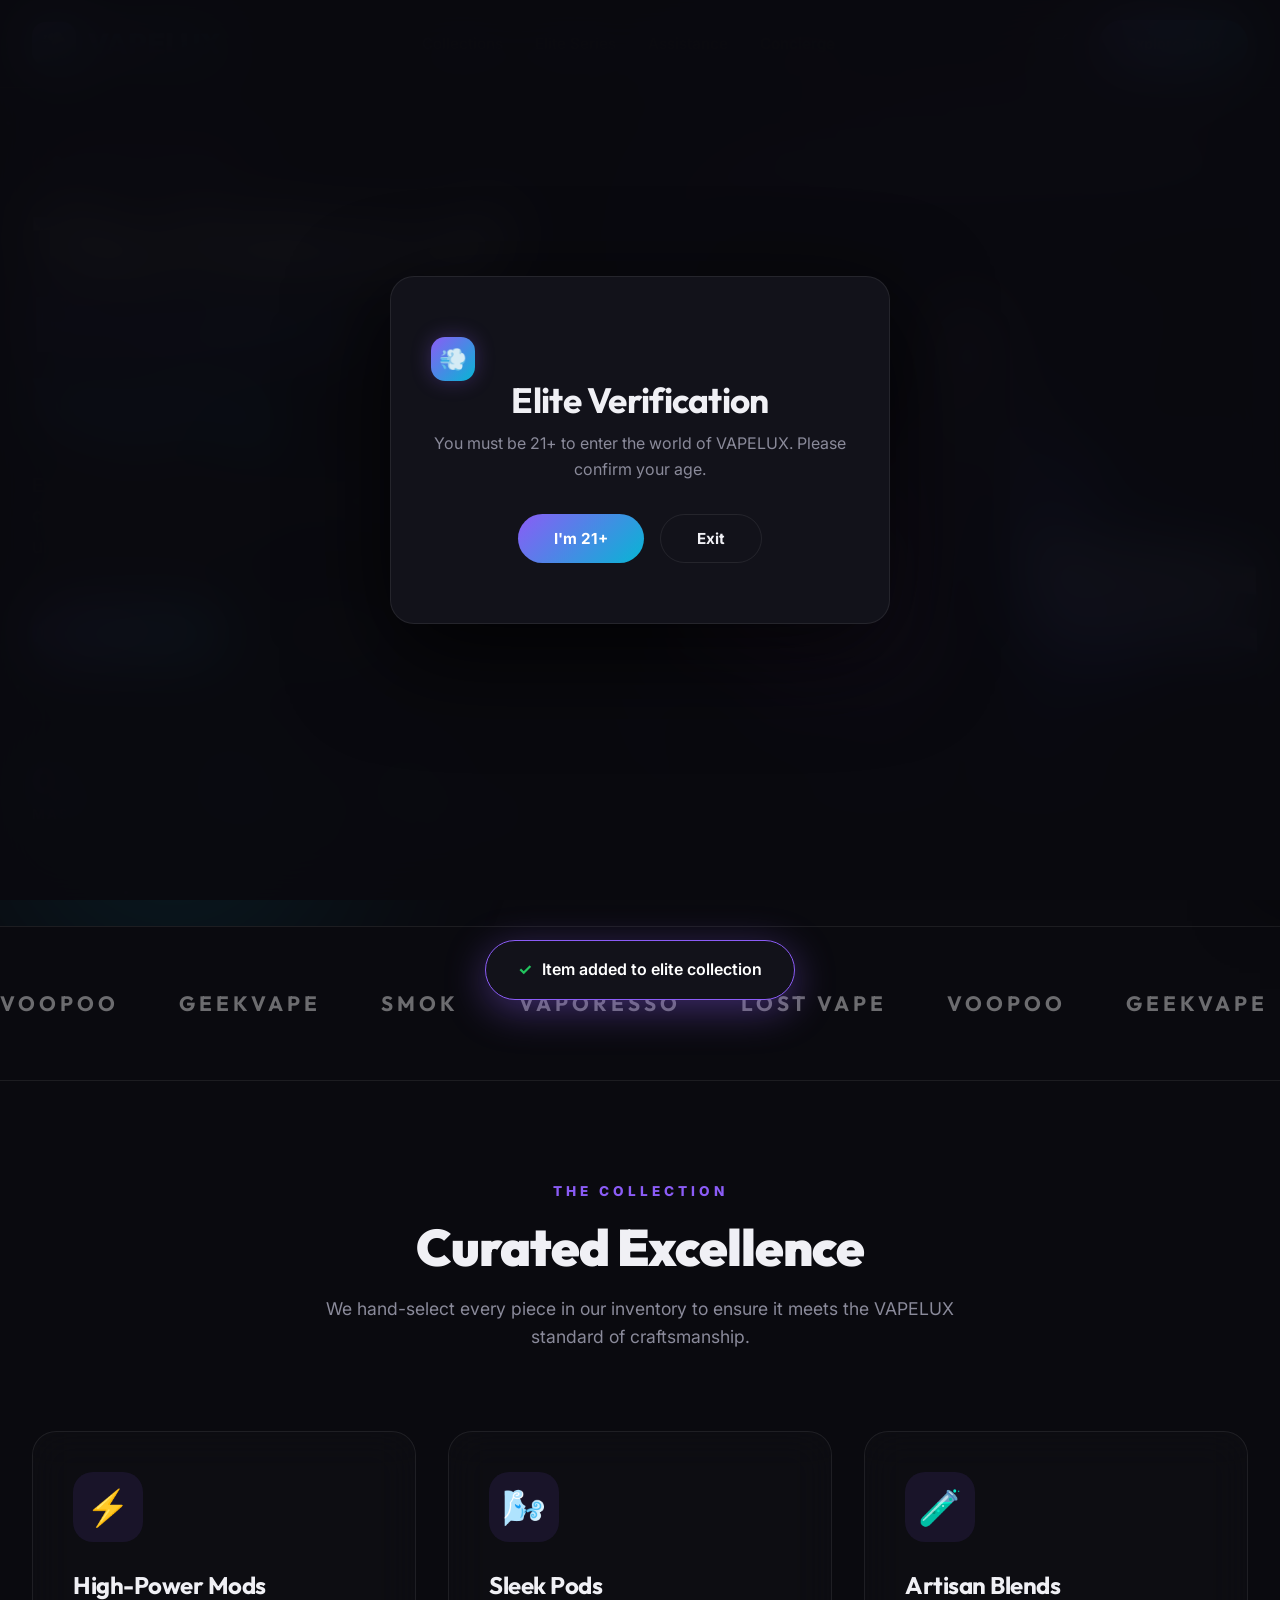
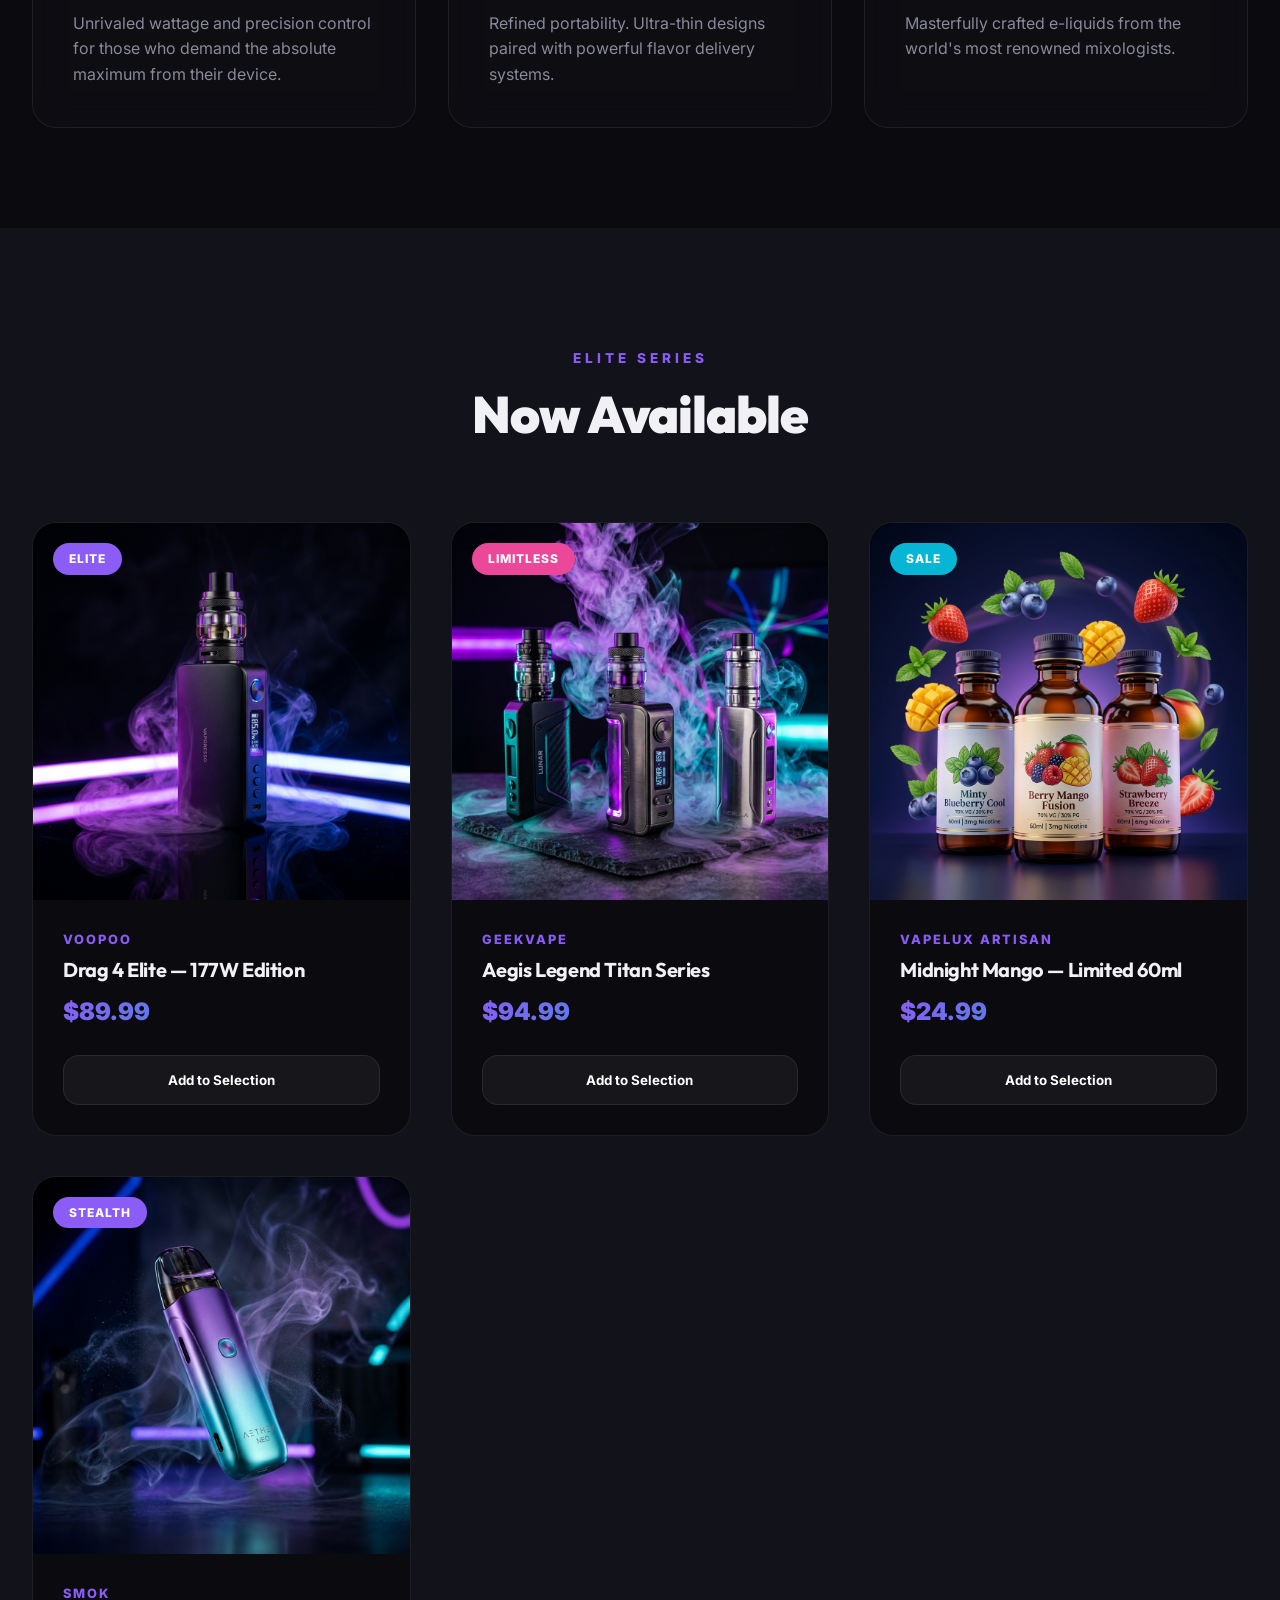
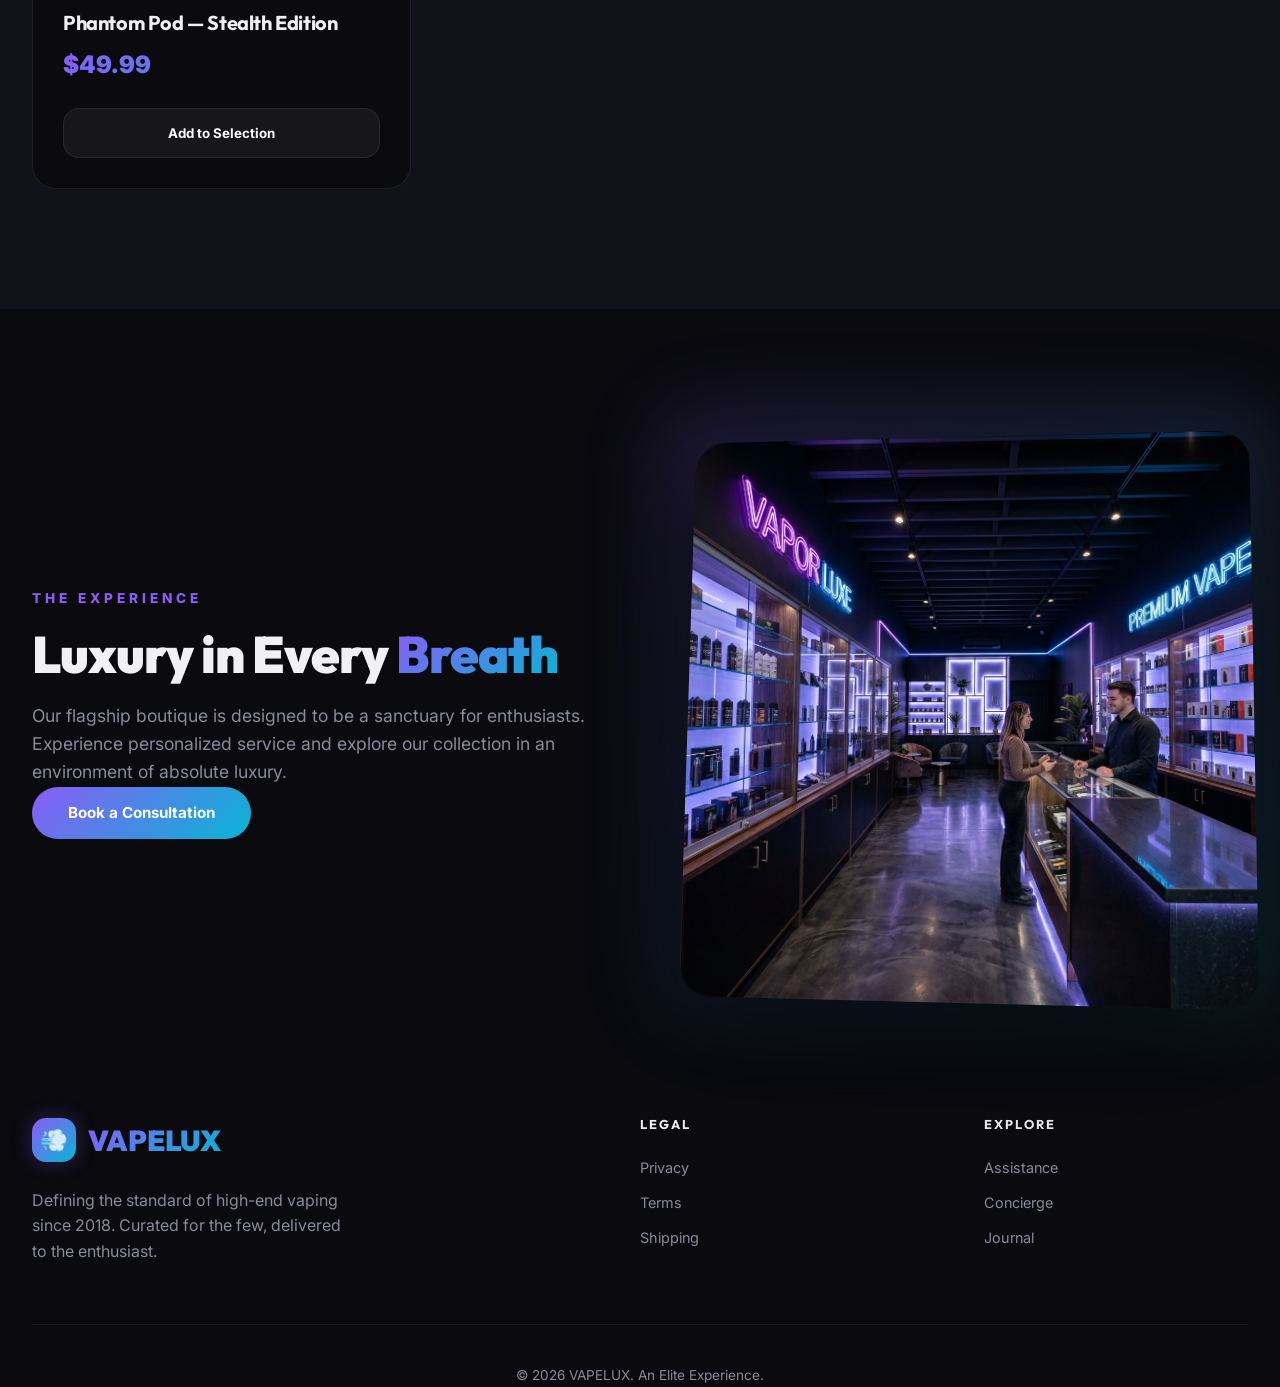
<file: vapelux/index.html>
<!DOCTYPE html>
<html lang="en">
<head>
  <meta charset="UTF-8">
  <meta name="viewport" content="width=device-width, initial-scale=1.0">
  <title>VAPELUX — Premium Vape Store | Elite Collection</title>
  <link rel="stylesheet" href="styles.css">
</head>
<body>

<!-- AGE GATE -->
<div class="age-gate" id="age-gate">
  <div class="age-gate-box">
    <div class="logo-icon">💨</div>
    <h2>Elite Verification</h2>
    <p>You must be 21+ to enter the world of VAPELUX. Please confirm your age.</p>
    <div class="age-gate-btns">
      <button class="btn-primary" id="age-yes">I'm 21+</button>
      <button class="btn-outline" id="age-no">Exit</button>
    </div>
  </div>
</div>

<div class="cart-overlay" id="cart-overlay"></div>
<div class="cart-drawer" id="cart-drawer">
  <div class="cart-header">
    <h3>Your Selection</h3>
    <button class="cart-close" id="cart-close">✕</button>
  </div>
  <div class="cart-items" id="cart-items"></div>
  <div class="cart-empty" id="cart-empty" style="display: none;">
    <div class="cart-empty-icon">🛒</div>
    <p>Your selection is empty</p>
  </div>
  <div class="cart-footer" id="cart-footer">
    <div class="cart-total">
      <span>Subtotal</span>
      <span id="cart-subtotal-value">$0.00</span>
    </div>
    <button class="btn-primary" id="cart-checkout-btn" style="width: 100%; padding: 20px;">Proceed to Secure Checkout</button>
  </div>
</div>

<div class="toast" id="toast">
  <span class="toast-icon">✓</span>
  <span id="toast-msg">Item added to elite collection</span>
</div>

<canvas id="particles"></canvas>

<nav class="navbar" id="navbar">
  <div class="container">
    <a href="index.html" class="nav-logo">
      <div class="logo-icon">💨</div>
      <span>VAPELUX</span>
    </a>
    <ul class="nav-links" id="nav-links">
      <button class="nav-close" id="nav-close" aria-label="Close menu">✕</button>
      <li><a href="#categories">Collections</a></li>
      <li><a href="#products">Elite Series</a></li>
      <li><a href="faq.html">Assistance</a></li>
      <li><a href="contact.html">Concierge</a></li>
    </ul>
    <div class="nav-actions">
      <button class="cart-toggle" id="cart-toggle">
        🛒
        <span class="cart-count" id="cart-count">0</span>
      </button>
      <a href="#products" class="nav-cta">Explore Shop</a>
    </div>
    <button class="nav-toggle" id="nav-toggle" aria-label="Toggle menu">
      <span></span><span></span><span></span>
    </button>
  </div>
</nav>

<main>
<section class="hero">
  <div class="container">
    <div class="hero-content">
      <div class="hero-badge"><span class="dot"></span> Limited Edition 2026</div>
      <h1>The Future of<br><span class="gradient-text">Premium Vaping</span></h1>
      <p class="hero-desc">Experience the pinnacle of vapor technology. Our curated collection represents the fusion of artisan design and unparalleled performance.</p>
      <div class="hero-btns">
        <a href="#products" class="btn-primary">View Elite Series</a>
        <a href="#featured" class="btn-outline">Our Philosophy</a>
      </div>
      <div class="hero-stats">
        <div class="hero-stat"><h3 data-count="500" data-suffix="+">0</h3><p>Masterpieces</p></div>
        <div class="hero-stat"><h3 data-count="25" data-suffix="k+">0</h3><p>Enthusiasts</p></div>
        <div class="hero-stat"><h3 data-count="99" data-suffix="%">0</h3><p>Satisfaction</p></div>
      </div>
    </div>
    <div class="hero-image">
      <img src="images/hero-vape.png" alt="Luxury Box Mod">
    </div>
  </div>
</section>

<section class="brands">
  <div class="marquee-track">
    <span class="brand-item">VOOPOO</span>
    <span class="brand-item">GEEKVAPE</span>
    <span class="brand-item">SMOK</span>
    <span class="brand-item">VAPORESSO</span>
    <span class="brand-item">LOST VAPE</span>
    <span class="brand-item">VOOPOO</span>
    <span class="brand-item">GEEKVAPE</span>
    <span class="brand-item">SMOK</span>
    <span class="brand-item">VAPORESSO</span>
    <span class="brand-item">LOST VAPE</span>
  </div>
</section>

<section class="categories" id="categories">
  <div class="container">
    <div class="section-header reveal">
      <span class="section-label">The Collection</span>
      <h2 class="section-title">Curated Excellence</h2>
      <p class="section-desc">We hand-select every piece in our inventory to ensure it meets the VAPELUX standard of craftsmanship.</p>
    </div>
    <div class="categories-grid">
      <div class="category-card reveal">
        <div class="category-icon">⚡</div>
        <h3>High-Power Mods</h3>
        <p>Unrivaled wattage and precision control for those who demand the absolute maximum from their device.</p>
      </div>
      <div class="category-card reveal">
        <div class="category-icon">🌬️</div>
        <h3>Sleek Pods</h3>
        <p>Refined portability. Ultra-thin designs paired with powerful flavor delivery systems.</p>
      </div>
      <div class="category-card reveal">
        <div class="category-icon">🧪</div>
        <h3>Artisan Blends</h3>
        <p>Masterfully crafted e-liquids from the world's most renowned mixologists.</p>
      </div>
    </div>
  </div>
</section>

<section class="products" id="products">
  <div class="container">
    <div class="section-header reveal">
      <span class="section-label">Elite Series</span>
      <h2 class="section-title">Now Available</h2>
    </div>
    <div class="products-grid">
      <div class="product-card reveal" data-id="1" data-name="Drag 4 Elite Kit" data-price="89.99" data-brand="VooPoo" data-img="images/hero-vape.png">
        <div class="product-img"><img src="images/hero-vape.png"><span class="product-badge new">Elite</span></div>
        <div class="product-info">
          <div class="product-brand">VooPoo</div>
          <h3>Drag 4 Elite — 177W Edition</h3>
          <div class="product-price">$89.99</div>
          <button class="product-cart-btn" data-action="add-to-cart">Add to Selection</button>
        </div>
      </div>
      <div class="product-card reveal" data-id="2" data-name="Aegis Legend Titan" data-price="94.99" data-brand="GeekVape" data-img="images/products-collection.png">
        <div class="product-img"><img src="images/products-collection.png"><span class="product-badge hot">Limitless</span></div>
        <div class="product-info">
          <div class="product-brand">GeekVape</div>
          <h3>Aegis Legend Titan Series</h3>
          <div class="product-price">$94.99</div>
          <button class="product-cart-btn" data-action="add-to-cart">Add to Selection</button>
        </div>
      </div>
      <div class="product-card reveal" data-id="3" data-name="Midnight Mango" data-price="24.99" data-brand="VAPELUX" data-img="images/eliquid-bottles.png">
        <div class="product-img"><img src="images/eliquid-bottles.png"><span class="product-badge sale">Sale</span></div>
        <div class="product-info">
          <div class="product-brand">VAPELUX Artisan</div>
          <h3>Midnight Mango — Limited 60ml</h3>
          <div class="product-price">$24.99</div>
          <button class="product-cart-btn" data-action="add-to-cart">Add to Selection</button>
        </div>
      </div>
      <div class="product-card reveal" data-id="4" data-name="Phantom Pod System" data-price="49.99" data-brand="SMOK" data-img="images/pod-system.png">
        <div class="product-img"><img src="images/pod-system.png"><span class="product-badge new">Stealth</span></div>
        <div class="product-info">
          <div class="product-brand">SMOK</div>
          <h3>Phantom Pod — Stealth Edition</h3>
          <div class="product-price">$49.99</div>
          <button class="product-cart-btn" data-action="add-to-cart">Add to Selection</button>
        </div>
      </div>
    </div>
  </div>
</section>

<section class="featured" id="featured">
  <div class="container">
    <div class="featured-grid">
      <div class="hero-image reveal" style="order: 2;">
        <img src="images/store-interior.png" alt="Store">
      </div>
      <div class="hero-content reveal">
        <span class="section-label">The Experience</span>
        <h2 class="section-title">Luxury in Every <span class="gradient-text">Breath</span></h2>
        <p class="section-desc">Our flagship boutique is designed to be a sanctuary for enthusiasts. Experience personalized service and explore our collection in an environment of absolute luxury.</p>
        <a href="contact.html" class="btn-primary">Book a Consultation</a>
      </div>
    </div>
  </div>
</section>
</main>

<footer class="footer">
  <div class="container">
    <div class="footer-grid">
      <div>
        <a href="index.html" class="nav-logo" style="margin-bottom: 24px;">
          <div class="logo-icon">💨</div>
          <span>VAPELUX</span>
        </a>
        <p style="color: var(--text-secondary); max-width: 320px;">Defining the standard of high-end vaping since 2018. Curated for the few, delivered to the enthusiast.</p>
      </div>
      <div>
        <h4 style="margin-bottom: 24px; text-transform: uppercase; letter-spacing: 2px; font-size: 0.8rem;">Legal</h4>
        <div style="display: flex; flex-direction: column; gap: 12px; color: var(--text-secondary); font-size: 0.9rem;">
          <a href="privacy.html">Privacy</a>
          <a href="terms.html">Terms</a>
          <a href="shipping.html">Shipping</a>
        </div>
      </div>
      <div>
        <h4 style="margin-bottom: 24px; text-transform: uppercase; letter-spacing: 2px; font-size: 0.8rem;">Explore</h4>
        <div style="display: flex; flex-direction: column; gap: 12px; color: var(--text-secondary); font-size: 0.9rem;">
          <a href="faq.html">Assistance</a>
          <a href="contact.html">Concierge</a>
          <a href="blog.html">Journal</a>
        </div>
      </div>
    </div>
    <div style="padding-top: 40px; border-top: 1px solid var(--glass-border); text-align: center; color: var(--text-secondary); font-size: 0.85rem;">
      &copy; 2026 VAPELUX. An Elite Experience.
    </div>
  </div>
</footer>

<script src="script.js"></script>
</body>
</html>
</file>
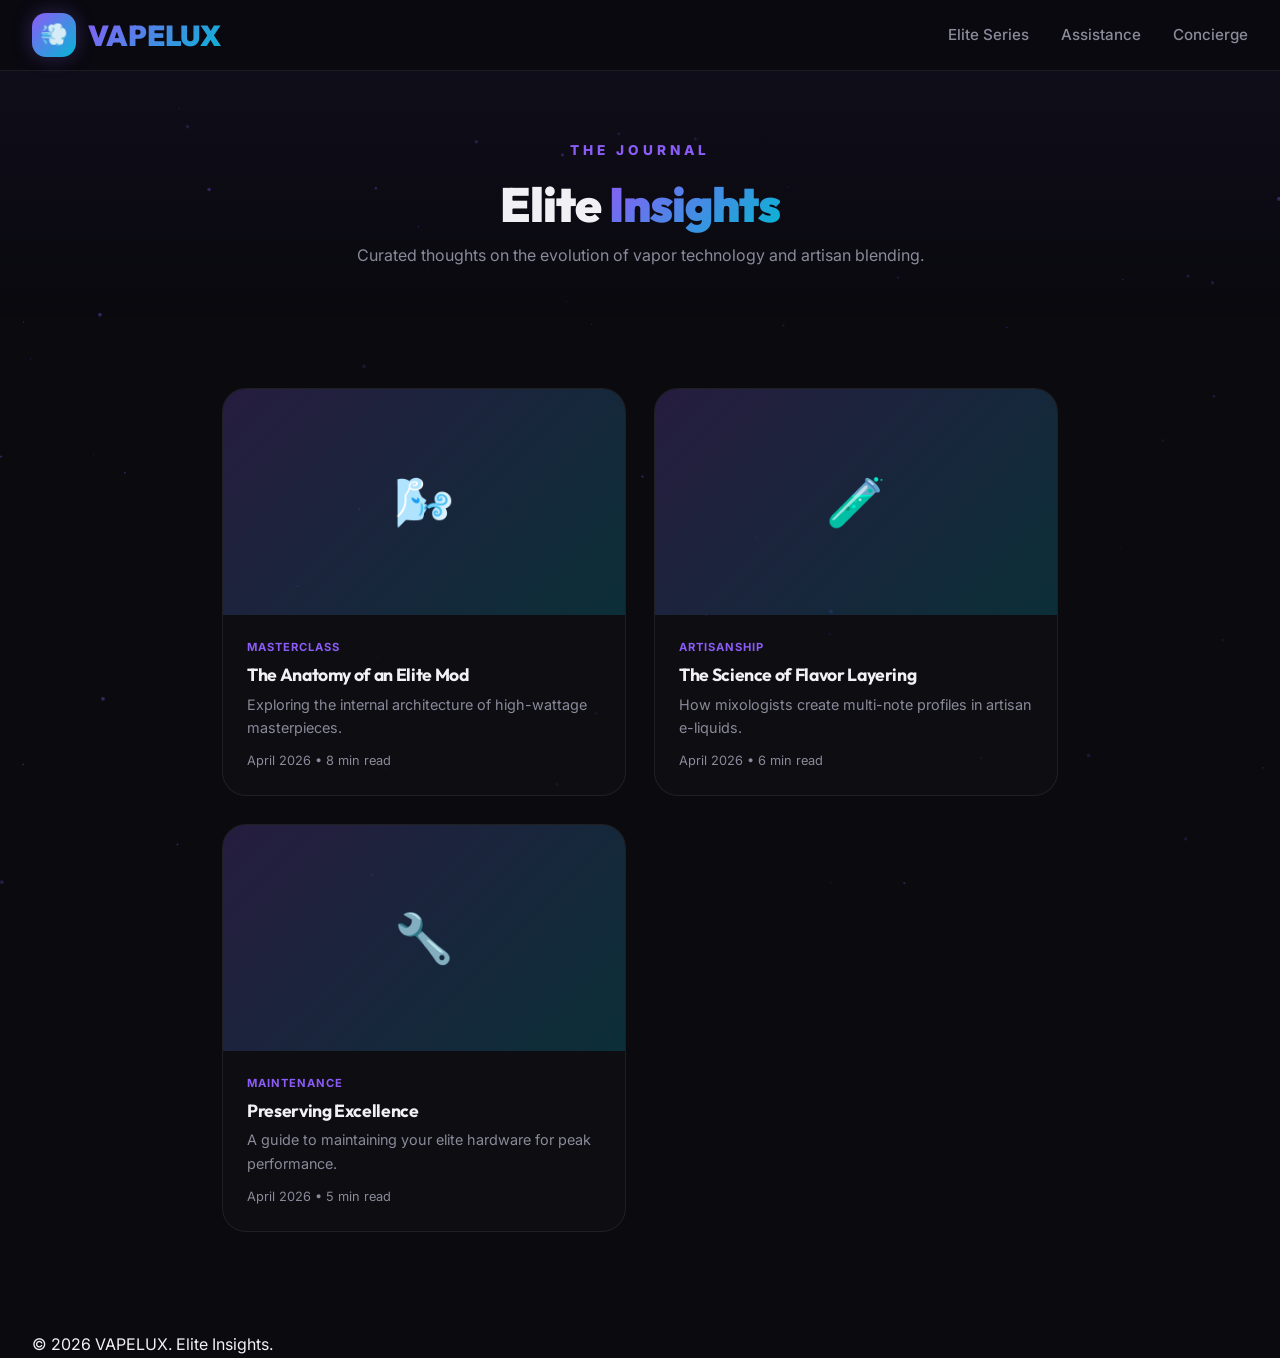
<file: vapelux/blog.html>
<!DOCTYPE html>
<html lang="en">
<head>
  <meta charset="UTF-8">
  <meta name="viewport" content="width=device-width, initial-scale=1.0">
  <title>VAPELUX Journal — Elite Vaping Insights</title>
  <link rel="stylesheet" href="styles.css">
</head>
<body>
<canvas id="particles"></canvas>
<nav class="navbar scrolled">
  <div class="container">
    <a href="index.html" class="nav-logo"><div class="logo-icon">💨</div><span>VAPELUX</span></a>
    <ul class="nav-links">
      <li><a href="index.html#products">Elite Series</a></li>
      <li><a href="faq.html">Assistance</a></li>
      <li><a href="contact.html">Concierge</a></li>
    </ul>
  </div>
</nav>

<main>
<section class="page-hero">
  <div class="container">
    <span class="section-label">The Journal</span>
    <h1>Elite <span class="gradient-text">Insights</span></h1>
    <p>Curated thoughts on the evolution of vapor technology and artisan blending.</p>
  </div>
</section>

<section class="page-content">
  <div class="container">
    <div class="blog-grid">
      <div class="blog-card reveal">
        <div class="blog-card-img">🌬️</div>
        <div class="blog-card-body">
          <div class="blog-card-tag">Masterclass</div>
          <h3>The Anatomy of an Elite Mod</h3>
          <p>Exploring the internal architecture of high-wattage masterpieces.</p>
          <div class="blog-card-meta">April 2026 • 8 min read</div>
        </div>
      </div>
      <div class="blog-card reveal">
        <div class="blog-card-img">🧪</div>
        <div class="blog-card-body">
          <div class="blog-card-tag">Artisanship</div>
          <h3>The Science of Flavor Layering</h3>
          <p>How mixologists create multi-note profiles in artisan e-liquids.</p>
          <div class="blog-card-meta">April 2026 • 6 min read</div>
        </div>
      </div>
      <div class="blog-card reveal">
        <div class="blog-card-img">🔧</div>
        <div class="blog-card-body">
          <div class="blog-card-tag">Maintenance</div>
          <h3>Preserving Excellence</h3>
          <p>A guide to maintaining your elite hardware for peak performance.</p>
          <div class="blog-card-meta">April 2026 • 5 min read</div>
        </div>
      </div>
    </div>
  </div>
</section>
</main>

<footer class="footer">
  <div class="container">
    <div class="footer-bottom"><p>&copy; 2026 VAPELUX. Elite Insights.</p></div>
  </div>
</footer>
<script src="script.js"></script>
</body>
</html>
</file>
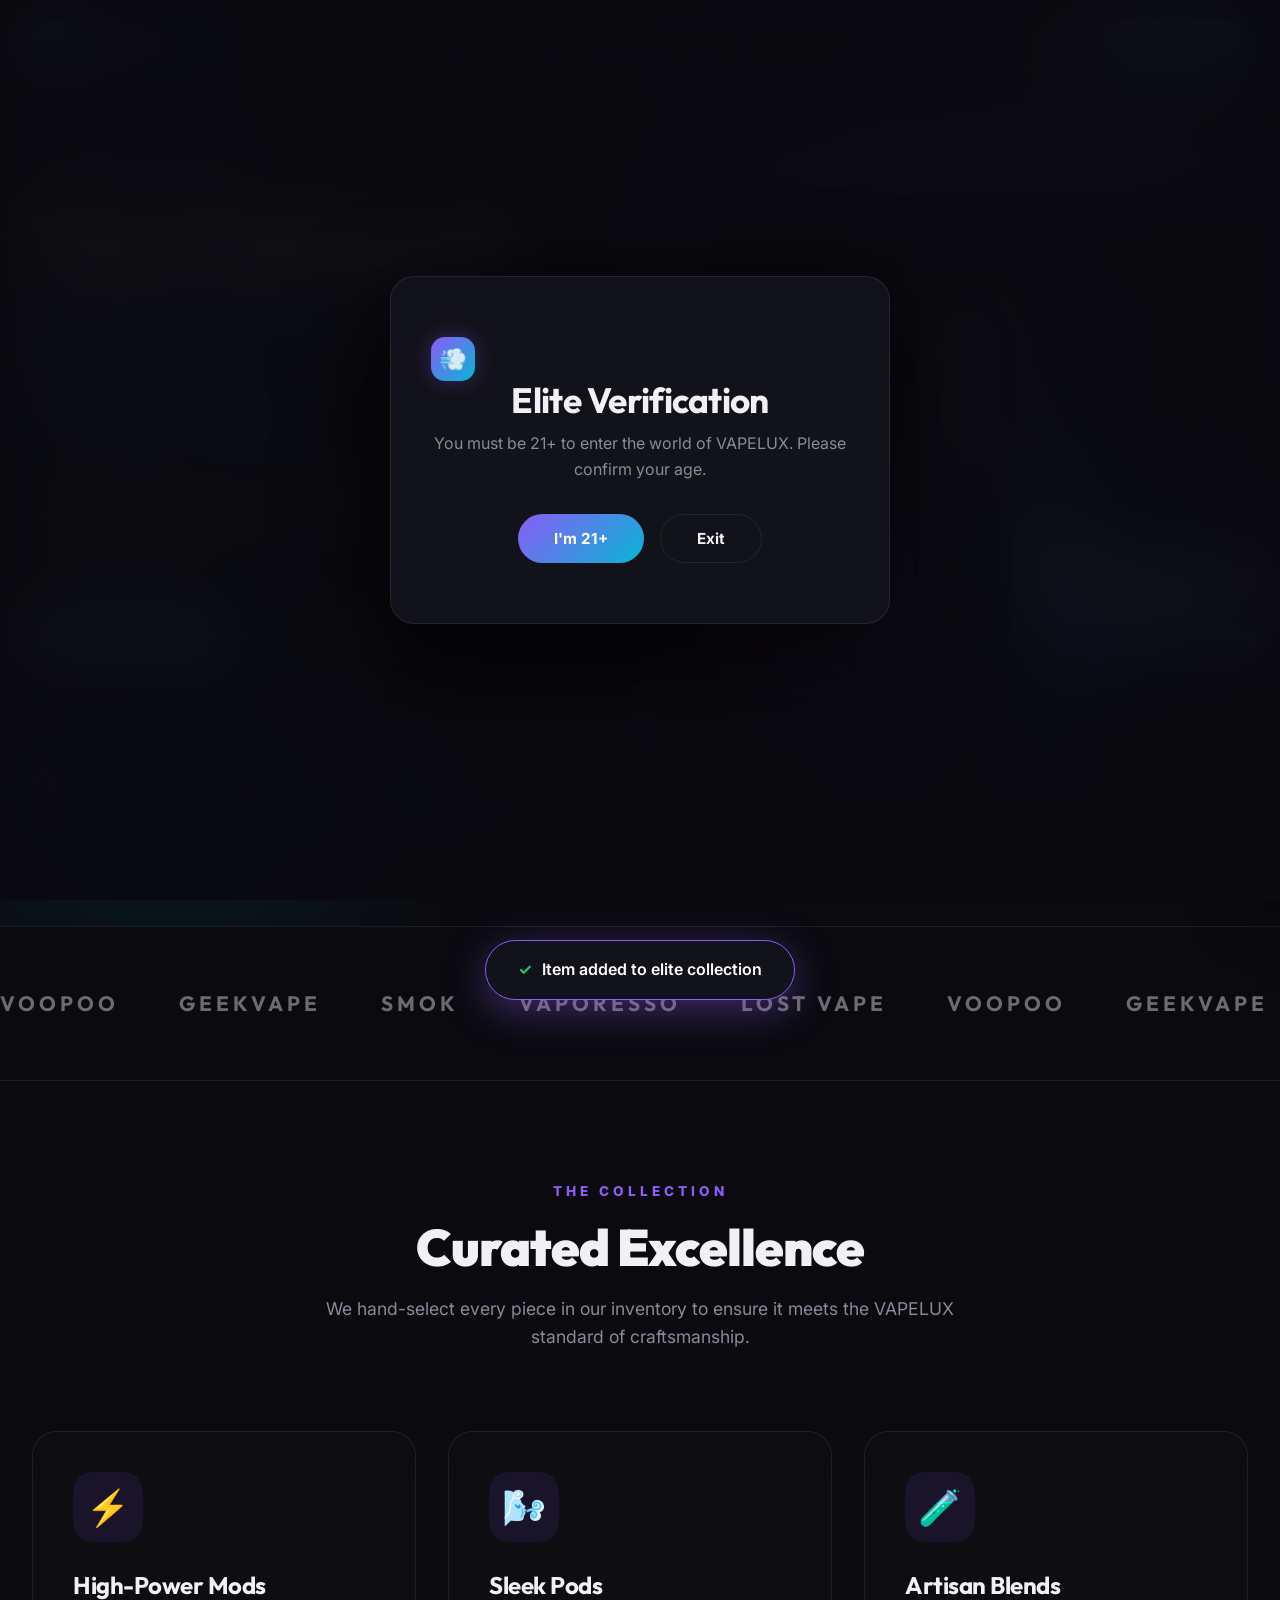
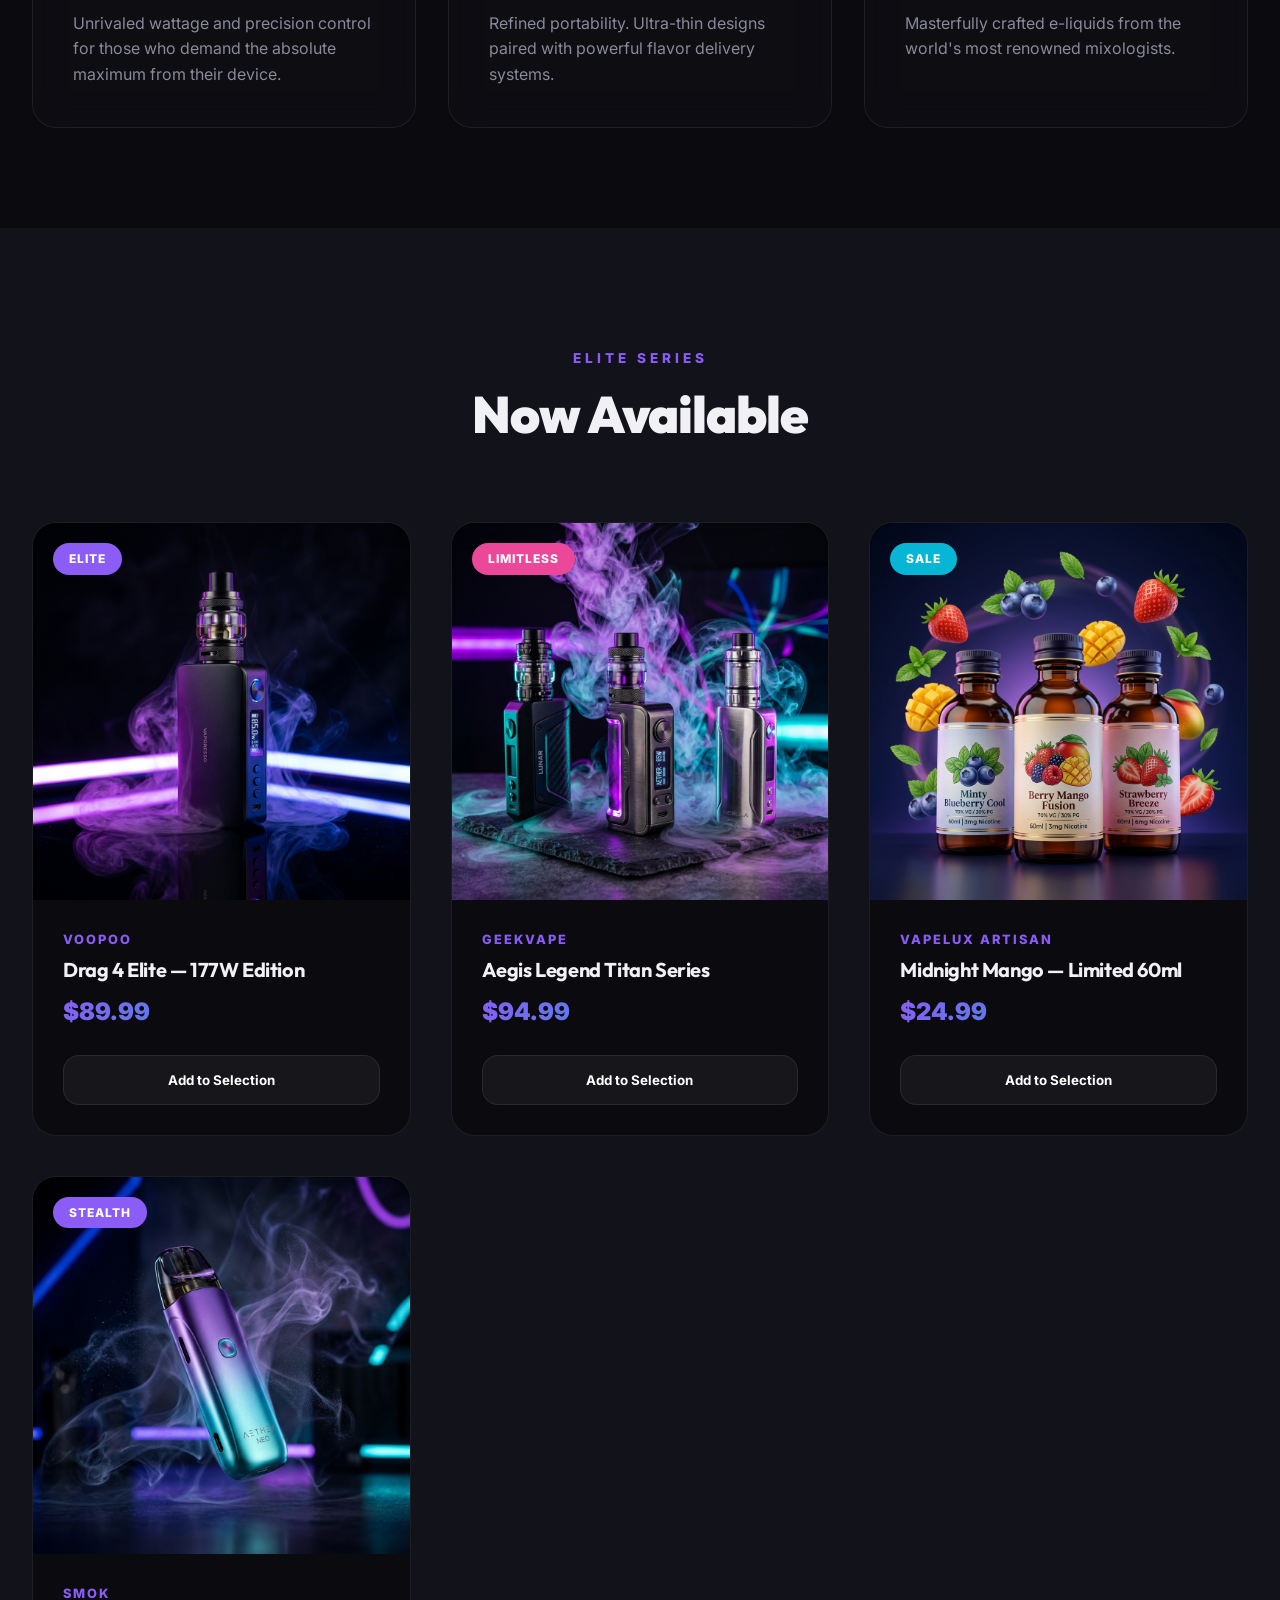
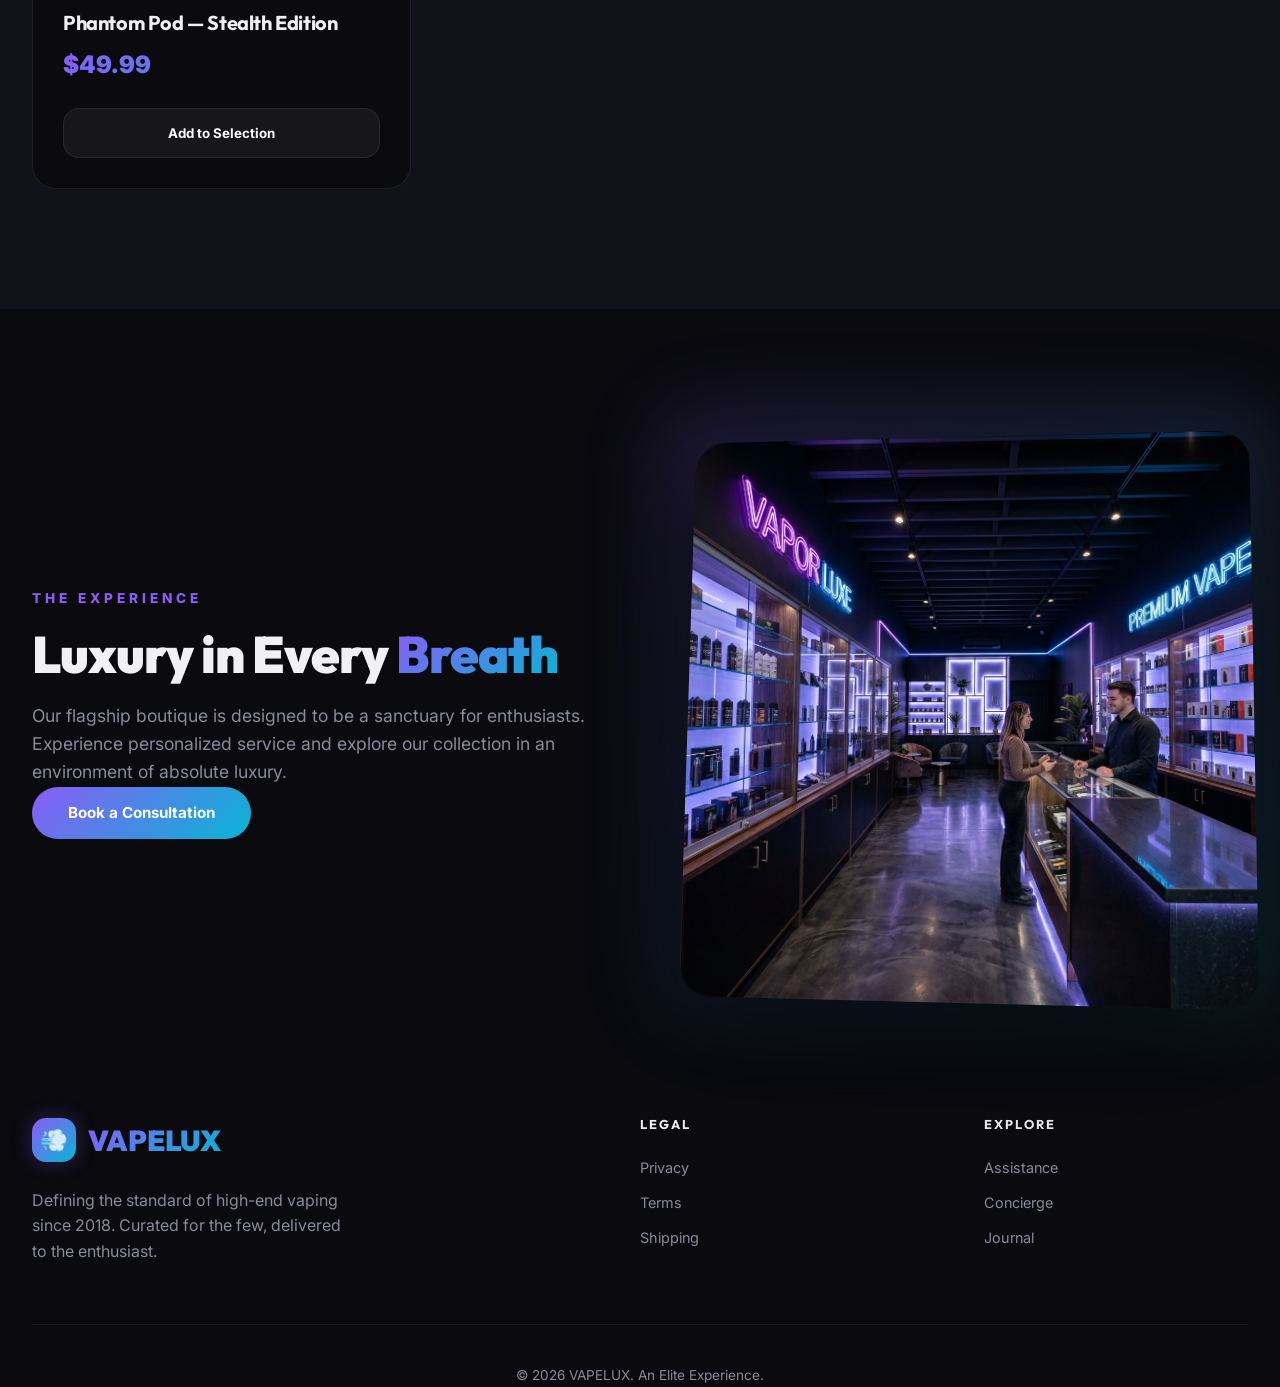
<file: vapelux/checkout.html>
<!DOCTYPE html>
<html lang="en">
<head>
  <meta charset="UTF-8">
  <meta name="viewport" content="width=device-width, initial-scale=1.0">
  <title>Secure Checkout — VAPELUX | Elite Payments</title>
  <link rel="stylesheet" href="styles.css">
</head>
<body class="checkout-page">

<canvas id="particles"></canvas>

<nav class="navbar scrolled">
  <div class="container">
    <a href="index.html" class="nav-logo">
      <div class="logo-icon">💨</div>
      <span>VAPELUX</span>
    </a>
    <div class="nav-actions">
      <a href="index.html#products" class="btn-outline" style="padding: 10px 24px; font-size: 0.8rem;">Return to Gallery</a>
    </div>
  </div>
</nav>

<main>
  <section class="page-hero">
    <div class="container">
      <span class="section-label">Secure Acquisition</span>
      <h1>Elite <span class="gradient-text">Checkout</span></h1>
      <p>Finalize your selection through our high-encryption portal.</p>
    </div>
  </section>

  <section class="page-content pt-0">
    <div class="container">
      <div class="checkout-grid">
        
        <!-- Summary -->
        <div class="reveal">
          <div class="contact-form" style="margin-bottom: 24px;">
            <h3 style="margin-bottom: 24px;">Your Selection</h3>
            <div id="checkout-items" style="display: flex; flex-direction: column; gap: 20px;">
              <!-- Items injected by JS -->
            </div>
            <div style="border-top: 1px solid var(--glass-border); margin-top: 30px; padding-top: 30px;">
              <div style="display: flex; justify-content: space-between; margin-bottom: 12px; color: var(--text-secondary);">
                <span>Subtotal</span>
                <span id="checkout-subtotal">$0.00</span>
              </div>
              <div style="display: flex; justify-content: space-between; font-size: 1.5rem; font-weight: 900; margin-top: 20px;">
                <span>Total</span>
                <span id="checkout-total" class="gradient-text">$0.00</span>
              </div>
            </div>
          </div>
          <div class="contact-form" style="padding: 24px; display: flex; align-items: center; gap: 16px; border-color: var(--accent-2);">
            <div style="font-size: 2rem;">🔒</div>
            <div>
              <h4 style="margin:0;">256-bit SSL Protection</h4>
              <p style="margin:0; font-size: 0.85rem; color: var(--text-secondary);">Your transaction is secured by end-to-end encryption.</p>
            </div>
          </div>
        </div>

        <!-- Form -->
        <div class="reveal">
          <form class="contact-form" id="checkout-form">
            <h3 style="margin-bottom: 24px;">Shipping Concierge</h3>
            <div style="display: grid; grid-template-columns: 1fr 1fr; gap: 20px;">
              <input type="text" placeholder="First Name" required>
              <input type="text" placeholder="Last Name" required>
            </div>
            <input type="email" placeholder="Email Address" required>
            <input type="text" placeholder="Street Address" required>
            <div style="display: grid; grid-template-columns: 1.5fr 1fr; gap: 20px;">
              <input type="text" placeholder="City" required>
              <input type="text" placeholder="Postal Code" required>
            </div>

            <h3 style="margin-bottom: 24px; margin-top: 40px;">Payment Registry</h3>
            <div style="background: rgba(139,92,246,0.1); border: 1px solid var(--accent-1); padding: 20px; border-radius: 16px; margin-bottom: 24px; display: flex; align-items: center; gap: 12px;">
              <div style="width: 20px; height: 20px; border-radius: 50%; border: 6px solid var(--accent-1);"></div>
              <span style="font-weight: 700;">Secure Credit Card</span>
              <span style="margin-left: auto; opacity: 0.5;">💳</span>
            </div>
            
            <input type="text" placeholder="Name on Card" required>
            <input type="text" placeholder="Card Number" required pattern="[0-9]{13,16}">
            <div style="display: grid; grid-template-columns: 1fr 1fr; gap: 20px;">
              <input type="text" placeholder="MM / YY" required>
              <input type="password" placeholder="CVV" required maxlength="4">
            </div>

            <button type="submit" class="btn-primary" style="width: 100%; padding: 20px; font-size: 1.1rem; margin-top: 30px;">Complete Order</button>
          </form>
        </div>
      </div>
    </div>
  </section>
</main>

<!-- SUCCESS MODAL -->
<div id="success-modal" class="modal-overlay">
  <div class="modal-box">
    <div style="font-size: 5rem; margin-bottom: 30px;">💎</div>
    <h2 class="section-title">Order Confirmed</h2>
    <p class="section-desc">Your elite selection is being prepared for dispatch. Welcome to the world of VAPELUX.</p>
    <a href="index.html" class="btn-primary" style="display: block; padding: 18px;">Return to Gallery</a>
  </div>
</div>

<script src="script.js"></script>
<script>
document.addEventListener('DOMContentLoaded', () => {
  const itemsContainer = document.getElementById('checkout-items');
  const subtotalEl = document.getElementById('checkout-subtotal');
  const totalEl = document.getElementById('checkout-total');
  
  function updateCheckoutUI() {
    const items = Cart.getItems();
    if (items.length === 0) {
      window.location.href = 'index.html';
      return;
    }
    
    itemsContainer.innerHTML = items.map(item => `
      <div class="checkout-item">
        <div class="checkout-item-img">
          <img src="${item.img}">
        </div>
        <div class="checkout-item-details">
          <h4>${item.name}</h4>
          <p>${item.brand} • x${item.qty}</p>
        </div>
        <span class="checkout-item-price">$${(item.price * item.qty).toFixed(2)}</span>
      </div>
    `).join('');
    
    const total = Cart.getTotal();
    subtotalEl.textContent = '$' + total.toFixed(2);
    totalEl.textContent = '$' + total.toFixed(2);
  }
  
  updateCheckoutUI();
  
  const checkoutForm = document.getElementById('checkout-form');
  const successModal = document.getElementById('success-modal');
  
  if (checkoutForm) {
    checkoutForm.addEventListener('submit', (e) => {
      e.preventDefault();
      const btn = checkoutForm.querySelector('button');
      btn.textContent = 'Verifying Transaction...';
      btn.disabled = true;
      
      setTimeout(() => {
        localStorage.removeItem('vapelux_cart');
        successModal.style.display = 'flex';
      }, 2500);
    });
  }
});
</script>
</body>
</html>
</file>
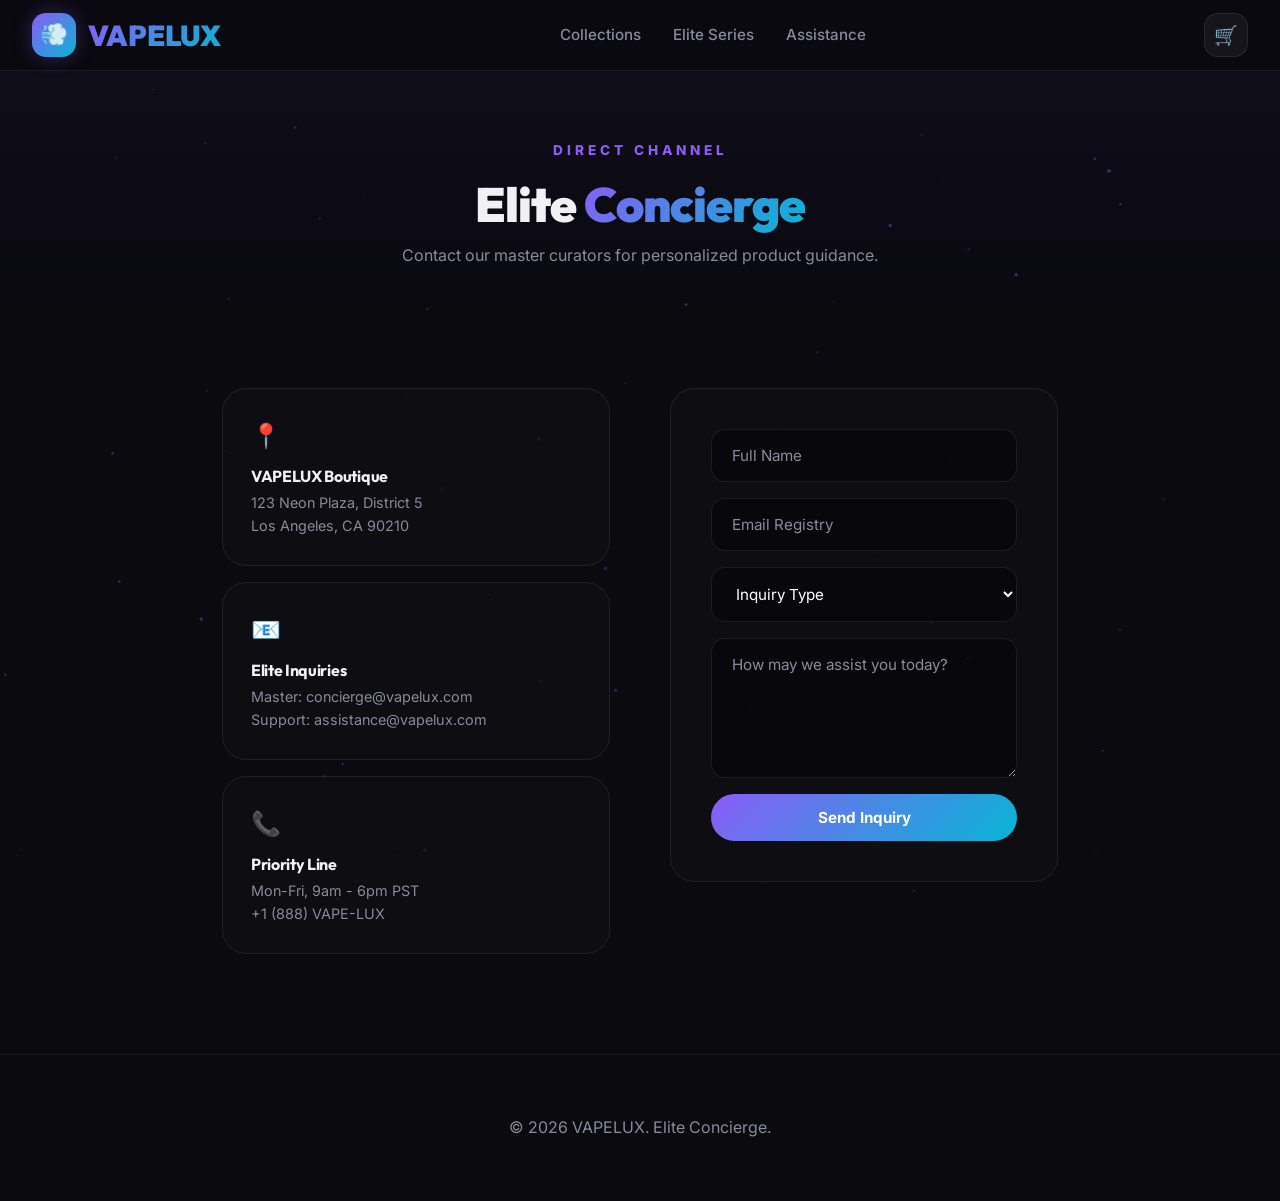
<file: vapelux/contact.html>
<!DOCTYPE html>
<html lang="en">
<head>
  <meta charset="UTF-8">
  <meta name="viewport" content="width=device-width, initial-scale=1.0">
  <title>Concierge — VAPELUX | Elite Support</title>
  <link rel="stylesheet" href="styles.css">
</head>
<body>
<canvas id="particles"></canvas>
<nav class="navbar scrolled">
  <div class="container">
    <a href="index.html" class="nav-logo"><div class="logo-icon">💨</div><span>VAPELUX</span></a>
    <ul class="nav-links" id="nav-links">
      <li><a href="index.html#categories">Collections</a></li>
      <li><a href="index.html#products">Elite Series</a></li>
      <li><a href="faq.html">Assistance</a></li>
    </ul>
    <div class="nav-actions">
      <button class="cart-toggle" id="cart-toggle">
        🛒
        <span class="cart-count" id="cart-count">0</span>
      </button>
    </div>
    <button class="nav-toggle" id="nav-toggle" aria-label="Toggle menu">
      <span></span><span></span><span></span>
    </button>
  </div>
</nav>

<main>
<section class="page-hero">
  <div class="container">
    <span class="section-label">Direct Channel</span>
    <h1>Elite <span class="gradient-text">Concierge</span></h1>
    <p>Contact our master curators for personalized product guidance.</p>
  </div>
</section>

<section class="page-content">
  <div class="container">
    <div class="contact-grid">
      <div class="reveal">
        <div class="contact-info-cards">
          <div class="contact-info-card">
            <div class="icon">📍</div>
            <h4>VAPELUX Boutique</h4>
            <p>123 Neon Plaza, District 5<br>Los Angeles, CA 90210</p>
          </div>
          <div class="contact-info-card">
            <div class="icon">📧</div>
            <h4>Elite Inquiries</h4>
            <p>Master: concierge@vapelux.com<br>Support: assistance@vapelux.com</p>
          </div>
          <div class="contact-info-card">
            <div class="icon">📞</div>
            <h4>Priority Line</h4>
            <p>Mon-Fri, 9am - 6pm PST<br>+1 (888) VAPE-LUX</p>
          </div>
        </div>
      </div>
      
      <div class="reveal">
        <form class="contact-form" onsubmit="event.preventDefault(); alert('Inquiry received. A curator will contact you shortly.'); this.reset();">
          <input type="text" placeholder="Full Name" required>
          <input type="email" placeholder="Email Registry" required>
          <select required>
            <option value="" disabled selected>Inquiry Type</option>
            <option value="concierge">Concierge Guidance</option>
            <option value="order">Elite Order Status</option>
            <option value="technical">Technical Support</option>
          </select>
          <textarea placeholder="How may we assist you today?" required></textarea>
          <button type="submit" class="btn-primary">Send Inquiry</button>
        </form>
      </div>
    </div>
  </div>
</section>
</main>

<footer class="footer-simple">
  <div class="container">
    <p>&copy; 2026 VAPELUX. Elite Concierge.</p>
  </div>
</footer>
<script src="script.js"></script>
</body>
</html>
</file>
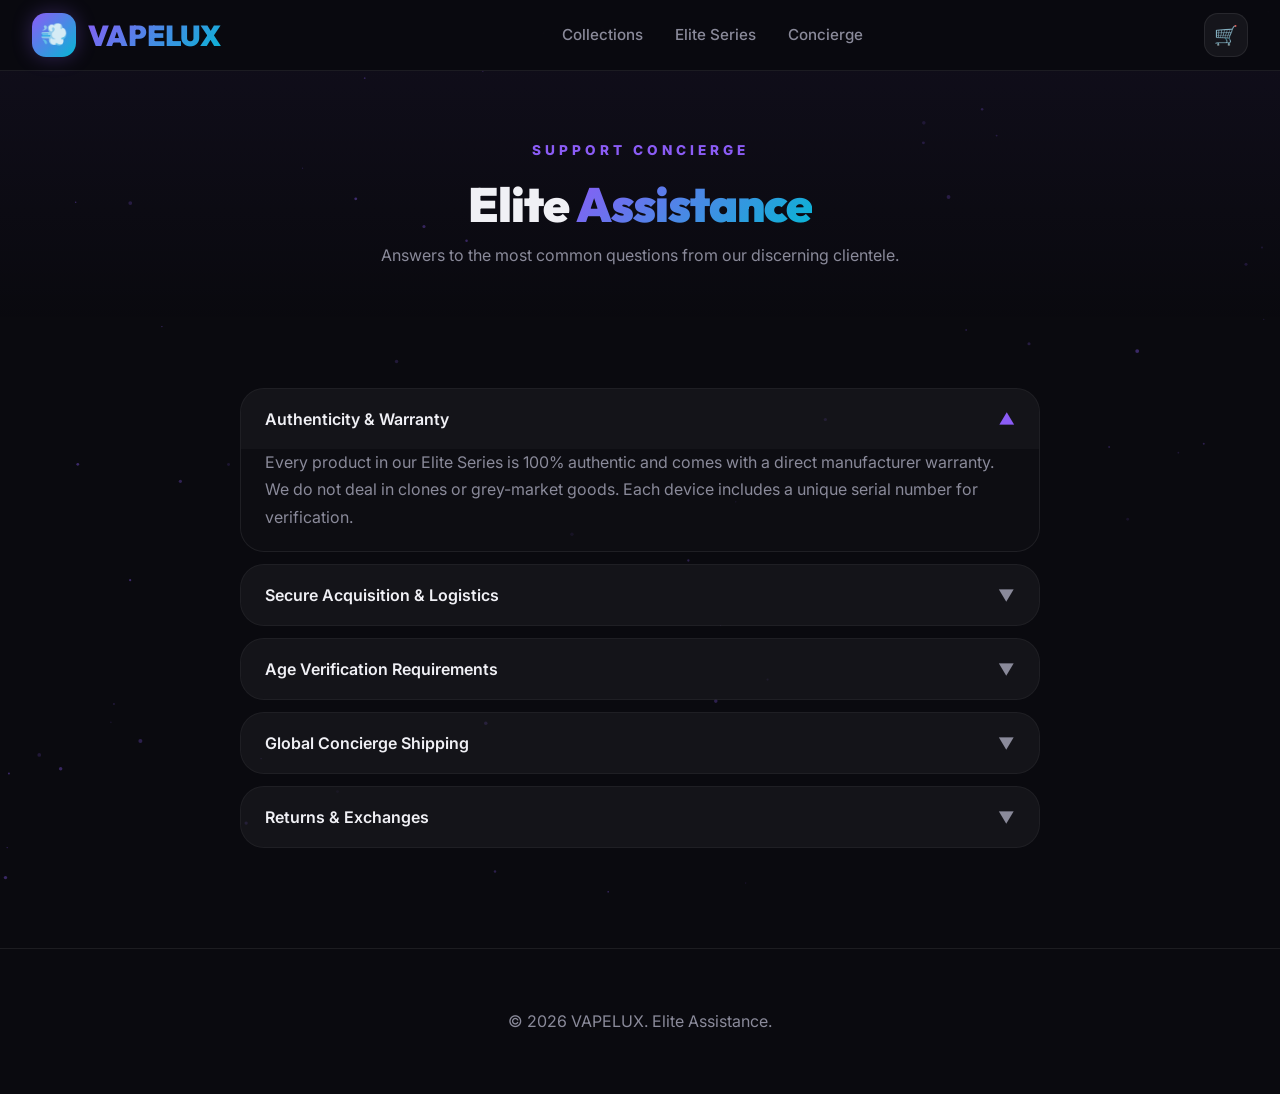
<file: vapelux/faq.html>
<!DOCTYPE html>
<html lang="en">
<head>
  <meta charset="UTF-8">
  <meta name="viewport" content="width=device-width, initial-scale=1.0">
  <title>Elite Assistance — VAPELUX | Concierge FAQ</title>
  <link rel="stylesheet" href="styles.css">
</head>
<body>
<canvas id="particles"></canvas>

<nav class="navbar scrolled">
  <div class="container">
    <a href="index.html" class="nav-logo">
      <div class="logo-icon">💨</div>
      <span>VAPELUX</span>
    </a>
    <ul class="nav-links" id="nav-links">
      <li><a href="index.html#categories">Collections</a></li>
      <li><a href="index.html#products">Elite Series</a></li>
      <li><a href="contact.html">Concierge</a></li>
    </ul>
    <div class="nav-actions">
      <button class="cart-toggle" id="cart-toggle">
        🛒
        <span class="cart-count" id="cart-count">0</span>
      </button>
    </div>
    <button class="nav-toggle" id="nav-toggle" aria-label="Toggle menu">
      <span></span><span></span><span></span>
    </button>
  </div>
</nav>

<main>
  <section class="page-hero">
    <div class="container">
      <span class="section-label">Support Concierge</span>
      <h1>Elite <span class="gradient-text">Assistance</span></h1>
      <p>Answers to the most common questions from our discerning clientele.</p>
    </div>
  </section>

  <section class="page-content">
    <div class="container">
      <div class="faq-list">
        
        <div class="faq-item reveal open">
          <button class="faq-question">
            <span>Authenticity & Warranty</span>
            <span class="faq-arrow">▼</span>
          </button>
          <div class="faq-answer">
            <div class="faq-answer-inner">
              Every product in our Elite Series is 100% authentic and comes with a direct manufacturer warranty. We do not deal in clones or grey-market goods. Each device includes a unique serial number for verification.
            </div>
          </div>
        </div>

        <div class="faq-item reveal">
          <button class="faq-question">
            <span>Secure Acquisition & Logistics</span>
            <span class="faq-arrow">▼</span>
          </button>
          <div class="faq-answer">
            <div class="faq-answer-inner">
              We utilize high-encryption payment portals and provide tracked, discreet shipping for all global acquisitions. Orders placed before 3 PM PST are typically dispatched the same day via our premium logistics partners.
            </div>
          </div>
        </div>

        <div class="faq-item reveal">
          <button class="faq-question">
            <span>Age Verification Requirements</span>
            <span class="faq-arrow">▼</span>
          </button>
          <div class="faq-answer">
            <div class="faq-answer-inner">
              In compliance with federal regulations, entry into the VAPELUX world requires a minimum age of 21. We utilize state-of-the-art verification systems at checkout, which may include a brief ID validation step for new clients.
            </div>
          </div>
        </div>

        <div class="faq-item reveal">
          <button class="faq-question">
            <span>Global Concierge Shipping</span>
            <span class="faq-arrow">▼</span>
          </button>
          <div class="faq-answer">
            <div class="faq-answer-inner">
              We offer priority shipping to most international destinations. Rates and delivery times vary by region, but express transit typically arrives within 3-5 business days globally.
            </div>
          </div>
        </div>

        <div class="faq-item reveal">
          <button class="faq-question">
            <span>Returns & Exchanges</span>
            <span class="faq-arrow">▼</span>
          </button>
          <div class="faq-answer">
            <div class="faq-answer-inner">
              Unopened items in original packaging may be returned within 30 days. For health and safety reasons, e-liquids and used hardware cannot be returned once the seal is broken.
            </div>
          </div>
        </div>

      </div>
    </div>
  </section>
</main>

<footer class="footer-simple">
  <div class="container">
    <p>&copy; 2026 VAPELUX. Elite Assistance.</p>
  </div>
</footer>

<script src="script.js"></script>
</body>
</html>
</file>
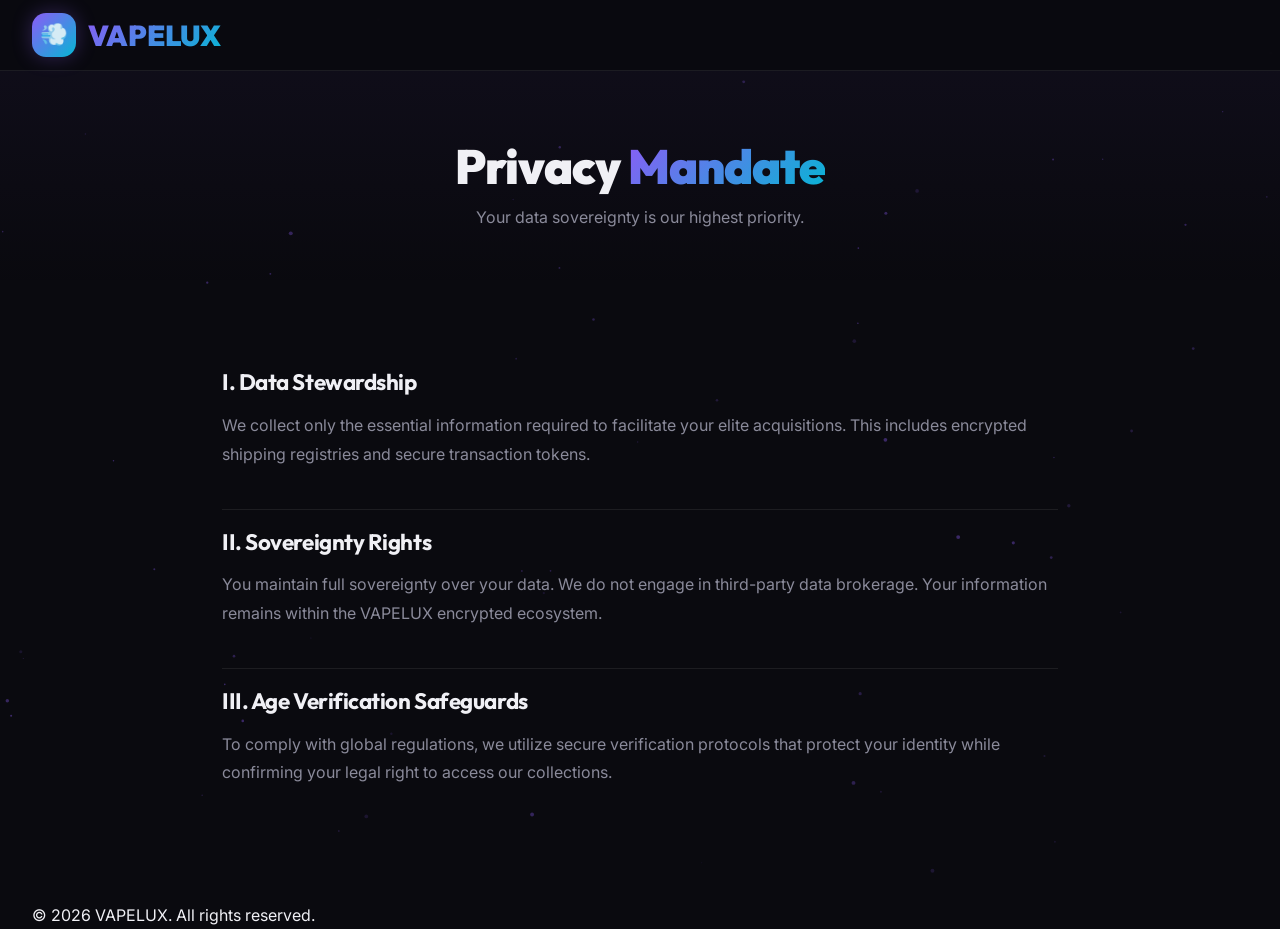
<file: vapelux/privacy.html>
<!DOCTYPE html>
<html lang="en">
<head>
  <meta charset="UTF-8">
  <meta name="viewport" content="width=device-width, initial-scale=1.0">
  <title>Privacy Mandate — VAPELUX | Data Sovereignty</title>
  <link rel="stylesheet" href="styles.css">
</head>
<body>
<canvas id="particles"></canvas>
<nav class="navbar scrolled">
  <div class="container">
    <a href="index.html" class="nav-logo"><div class="logo-icon">💨</div><span>VAPELUX</span></a>
  </div>
</nav>
<main>
<section class="page-hero">
  <div class="container">
    <h1>Privacy <span class="gradient-text">Mandate</span></h1>
    <p>Your data sovereignty is our highest priority.</p>
  </div>
</section>
<section class="page-content">
  <div class="container legal-content">
    <h2>I. Data Stewardship</h2>
    <p>We collect only the essential information required to facilitate your elite acquisitions. This includes encrypted shipping registries and secure transaction tokens.</p>
    <h2>II. Sovereignty Rights</h2>
    <p>You maintain full sovereignty over your data. We do not engage in third-party data brokerage. Your information remains within the VAPELUX encrypted ecosystem.</p>
    <h2>III. Age Verification Safeguards</h2>
    <p>To comply with global regulations, we utilize secure verification protocols that protect your identity while confirming your legal right to access our collections.</p>
  </div>
</section>
</main>
<footer class="footer"><div class="container"><div class="footer-bottom"><p>&copy; 2026 VAPELUX. All rights reserved.</p></div></div></footer>
<script src="script.js"></script>
</body>
</html>
</file>
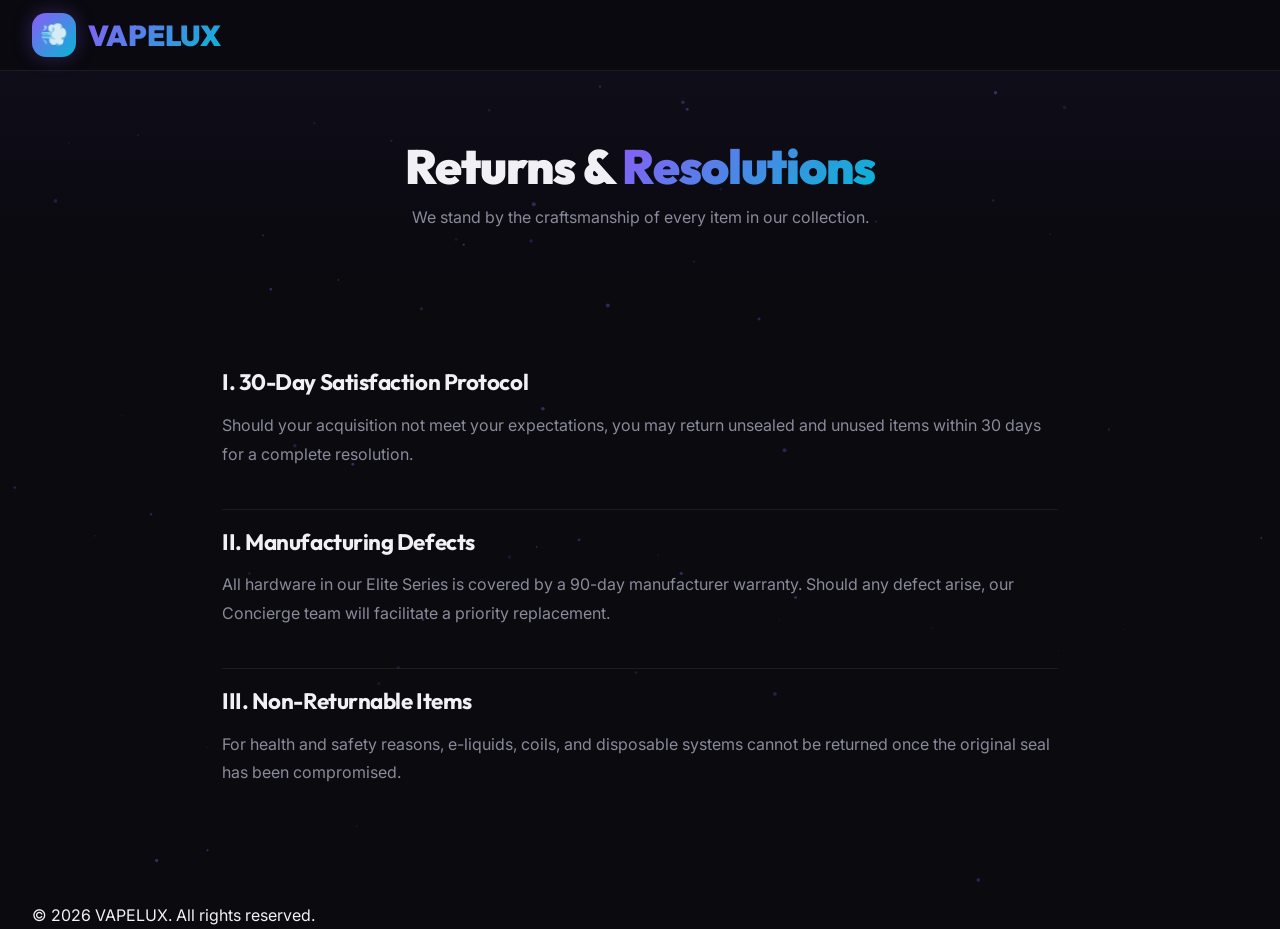
<file: vapelux/returns.html>
<!DOCTYPE html>
<html lang="en">
<head>
  <meta charset="UTF-8">
  <meta name="viewport" content="width=device-width, initial-scale=1.0">
  <title>Returns & Resolutions — VAPELUX | Client Satisfaction</title>
  <link rel="stylesheet" href="styles.css">
</head>
<body>
<canvas id="particles"></canvas>
<nav class="navbar scrolled">
  <div class="container">
    <a href="index.html" class="nav-logo"><div class="logo-icon">💨</div><span>VAPELUX</span></a>
  </div>
</nav>
<main>
<section class="page-hero">
  <div class="container">
    <h1>Returns & <span class="gradient-text">Resolutions</span></h1>
    <p>We stand by the craftsmanship of every item in our collection.</p>
  </div>
</section>
<section class="page-content">
  <div class="container legal-content">
    <h2>I. 30-Day Satisfaction Protocol</h2>
    <p>Should your acquisition not meet your expectations, you may return unsealed and unused items within 30 days for a complete resolution.</p>
    <h2>II. Manufacturing Defects</h2>
    <p>All hardware in our Elite Series is covered by a 90-day manufacturer warranty. Should any defect arise, our Concierge team will facilitate a priority replacement.</p>
    <h2>III. Non-Returnable Items</h2>
    <p>For health and safety reasons, e-liquids, coils, and disposable systems cannot be returned once the original seal has been compromised.</p>
  </div>
</section>
</main>
<footer class="footer"><div class="container"><div class="footer-bottom"><p>&copy; 2026 VAPELUX. All rights reserved.</p></div></div></footer>
<script src="script.js"></script>
</body>
</html>
</file>
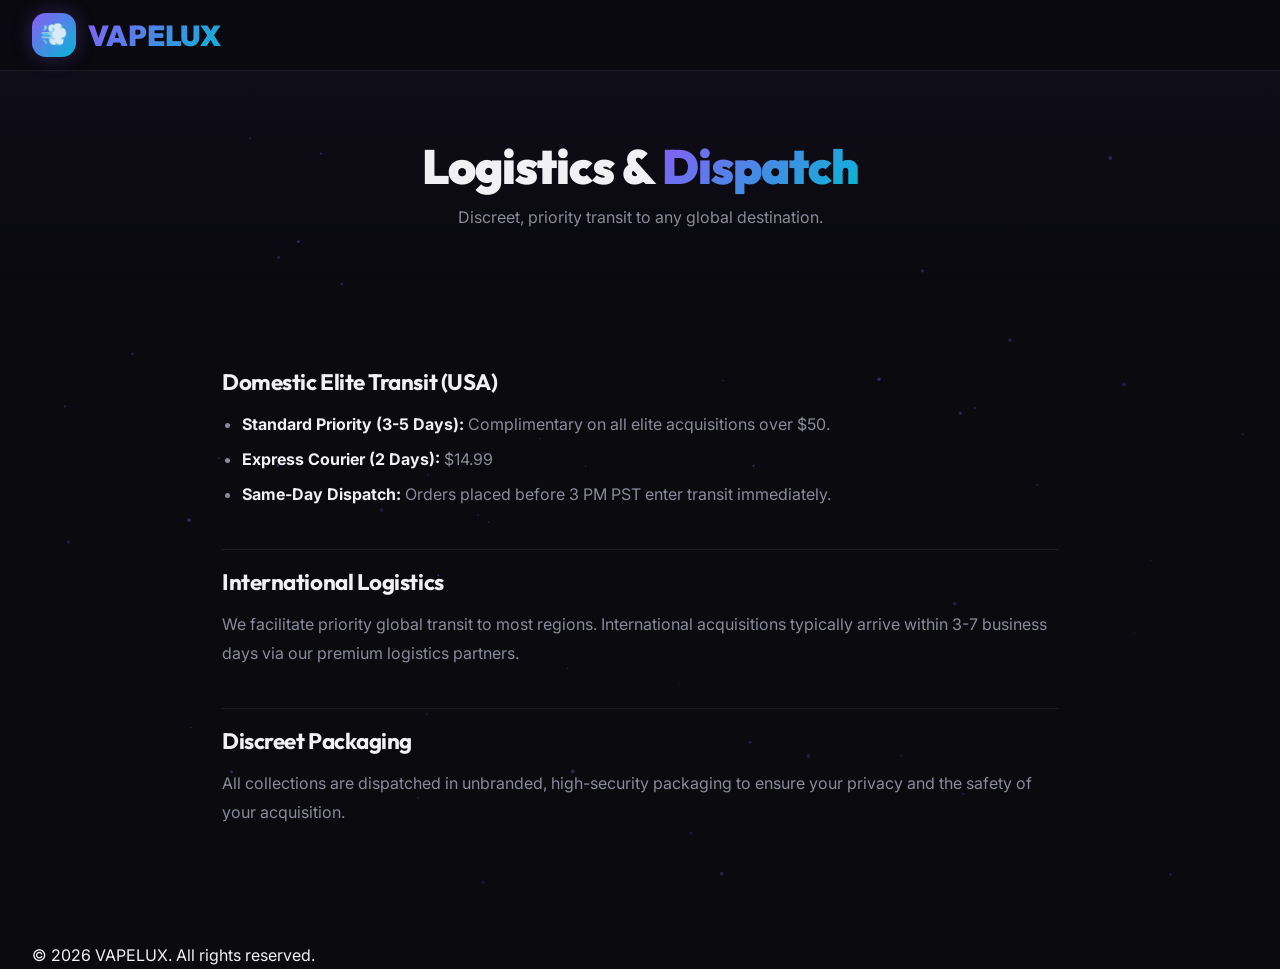
<file: vapelux/shipping.html>
<!DOCTYPE html>
<html lang="en">
<head>
  <meta charset="UTF-8">
  <meta name="viewport" content="width=device-width, initial-scale=1.0">
  <title>Logistics & Dispatch — VAPELUX | Priority Transit</title>
  <link rel="stylesheet" href="styles.css">
</head>
<body>
<canvas id="particles"></canvas>
<nav class="navbar scrolled">
  <div class="container">
    <a href="index.html" class="nav-logo"><div class="logo-icon">💨</div><span>VAPELUX</span></a>
  </div>
</nav>
<main>
<section class="page-hero">
  <div class="container">
    <h1>Logistics & <span class="gradient-text">Dispatch</span></h1>
    <p>Discreet, priority transit to any global destination.</p>
  </div>
</section>
<section class="page-content">
  <div class="container legal-content">
    <h2>Domestic Elite Transit (USA)</h2>
    <ul>
      <li><strong>Standard Priority (3-5 Days):</strong> Complimentary on all elite acquisitions over $50.</li>
      <li><strong>Express Courier (2 Days):</strong> $14.99</li>
      <li><strong>Same-Day Dispatch:</strong> Orders placed before 3 PM PST enter transit immediately.</li>
    </ul>
    <h2>International Logistics</h2>
    <p>We facilitate priority global transit to most regions. International acquisitions typically arrive within 3-7 business days via our premium logistics partners.</p>
    <h2>Discreet Packaging</h2>
    <p>All collections are dispatched in unbranded, high-security packaging to ensure your privacy and the safety of your acquisition.</p>
  </div>
</section>
</main>
<footer class="footer"><div class="container"><div class="footer-bottom"><p>&copy; 2026 VAPELUX. All rights reserved.</p></div></div></footer>
<script src="script.js"></script>
</body>
</html>
</file>
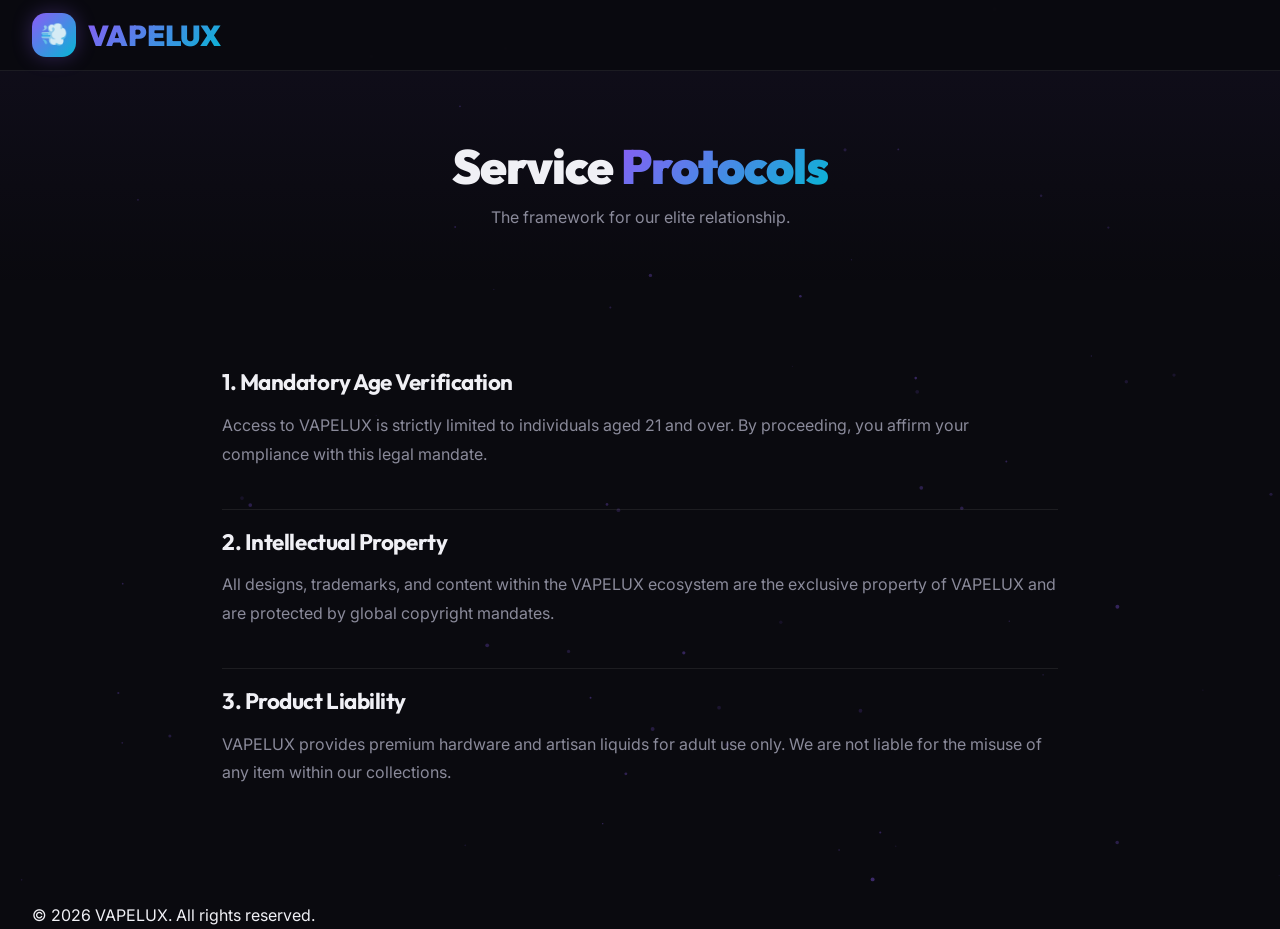
<file: vapelux/terms.html>
<!DOCTYPE html>
<html lang="en">
<head>
  <meta charset="UTF-8">
  <meta name="viewport" content="width=device-width, initial-scale=1.0">
  <title>Elite Terms — VAPELUX | Service Protocol</title>
  <link rel="stylesheet" href="styles.css">
</head>
<body>
<canvas id="particles"></canvas>
<nav class="navbar scrolled">
  <div class="container">
    <a href="index.html" class="nav-logo"><div class="logo-icon">💨</div><span>VAPELUX</span></a>
  </div>
</nav>
<main>
<section class="page-hero">
  <div class="container">
    <h1>Service <span class="gradient-text">Protocols</span></h1>
    <p>The framework for our elite relationship.</p>
  </div>
</section>
<section class="page-content">
  <div class="container legal-content">
    <h2>1. Mandatory Age Verification</h2>
    <p>Access to VAPELUX is strictly limited to individuals aged 21 and over. By proceeding, you affirm your compliance with this legal mandate.</p>
    <h2>2. Intellectual Property</h2>
    <p>All designs, trademarks, and content within the VAPELUX ecosystem are the exclusive property of VAPELUX and are protected by global copyright mandates.</p>
    <h2>3. Product Liability</h2>
    <p>VAPELUX provides premium hardware and artisan liquids for adult use only. We are not liable for the misuse of any item within our collections.</p>
  </div>
</section>
</main>
<footer class="footer"><div class="container"><div class="footer-bottom"><p>&copy; 2026 VAPELUX. All rights reserved.</p></div></div></footer>
<script src="script.js"></script>
</body>
</html>
</file>
<file: vapelux/styles.css>
@import url('https://fonts.googleapis.com/css2?family=Inter:wght@300;400;500;600;700;800;900&family=Outfit:wght@300;400;500;600;700;800;900&display=swap');

:root {
  --bg-primary: #0a0a0f;
  --bg-secondary: #12121a;
  --bg-card: rgba(15, 15, 20, 0.6);
  --bg-card-hover: rgba(255, 255, 255, 0.05);
  --text-primary: #f0f0f5;
  --text-secondary: #8a8a9a;
  --accent-1: #8b5cf6;
  --accent-2: #06b6d4;
  --accent-3: #ec4899;
  --gradient-main: linear-gradient(135deg, #8b5cf6, #06b6d4);
  --glass-border: rgba(255,255,255,0.08);
  --radius: 24px;
  --radius-sm: 12px;
  --shadow-glow: 0 0 50px rgba(139,92,246,0.2);
}

*, *::before, *::after { margin:0; padding:0; box-sizing:border-box; }
html { scroll-behavior: smooth; scroll-padding-top: 80px; }
body { font-family:'Inter',sans-serif; background:var(--bg-primary); color:var(--text-primary); overflow-x:hidden; line-height:1.6; }
h1,h2,h3,h4,h5,h6 { font-family:'Outfit',sans-serif; line-height:1.1; letter-spacing:-0.02em; }
a { text-decoration:none; color:inherit; transition:0.4s; }
img { max-width:100%; display:block; }
button { cursor:pointer; border:none; font-family:inherit; transition:0.4s; }
ul { list-style:none; }
.container { max-width:1400px; margin:0 auto; padding:0 32px; }

/* GRADIENT TEXT */
/* GRADIENT TEXT */
.gradient-text { 
  background: var(--gradient-main); 
  -webkit-background-clip: text; 
  -webkit-text-fill-color: transparent;
  color: var(--accent-1); /* Fallback */
}

/* BUTTONS */
.btn-primary { padding:14px 36px; border-radius:100px; background:var(--gradient-main); color:#fff; font-weight:700; font-size:0.95rem; display:inline-block; text-align:center; }
.btn-primary:hover { transform:translateY(-3px); box-shadow:0 12px 40px rgba(139,92,246,0.4); }
.btn-outline { padding:14px 36px; border-radius:100px; background:transparent; color:var(--text-primary); font-weight:700; font-size:0.95rem; border:1.5px solid var(--glass-border); display:inline-block; text-align:center; }
.btn-outline:hover { border-color:var(--accent-1); background:rgba(139,92,246,0.08); }
.hero-btns { display:flex; gap:16px; flex-wrap:wrap; }

/* NAVBAR */
.navbar { position:fixed; top:0; left:0; width:100%; z-index:1000; padding:20px 0; background:rgba(10,10,15,0.4); backdrop-filter:blur(30px); border-bottom:1px solid var(--glass-border); transition:0.5s; }
.navbar.scrolled { padding:12px 0; background:rgba(10,10,15,0.95); }
.navbar .container { display:flex; align-items:center; justify-content:space-between; }
.nav-logo { display:flex; align-items:center; gap:12px; font-family:'Outfit'; font-weight:900; font-size:1.8rem; }
.logo-icon { width:44px; height:44px; border-radius:14px; background:var(--gradient-main); display:flex; align-items:center; justify-content:center; font-size:1.4rem; box-shadow:0 0 20px rgba(139,92,246,0.3); border: none !important; }
.nav-logo span { background:var(--gradient-main); -webkit-background-clip:text; -webkit-text-fill-color:transparent; }
.nav-links { display:flex; gap:32px; align-items:center; }
.nav-links a { font-size:0.95rem; font-weight:500; color:var(--text-secondary); position:relative; }
.nav-links a:hover { color:var(--text-primary); }
.nav-links a::after { content:''; position:absolute; bottom:-6px; left:0; width:0; height:2px; background:var(--gradient-main); transition:width 0.4s; }
.nav-links a:hover::after { width:100%; }
.nav-actions { display:flex; align-items:center; gap:20px; }
.nav-cta { padding:12px 28px; border-radius:100px; font-size:0.9rem; font-weight:700; background:var(--gradient-main); color:#fff; box-shadow:0 10px 30px rgba(139,92,246,0.25); }
.nav-cta:hover { transform:translateY(-3px); }
.nav-toggle { display:none; flex-direction:column; justify-content:center; align-items:center; background:none; width:44px; height:44px; border-radius:14px; border:1px solid var(--glass-border); position:relative; }
.nav-toggle span { position: absolute; width:24px; height:2px; background:var(--text-primary); border-radius:2px; transition:0.3s; }
.nav-toggle span:nth-child(1) { transform: translateY(-8px); }
.nav-toggle span:nth-child(2) { transform: translateY(0); }
.nav-toggle span:nth-child(3) { transform: translateY(8px); }
.nav-close { display: none; }

/* CART TOGGLE */
.cart-toggle { position:relative; background:rgba(255,255,255,0.05); width:44px; height:44px; border-radius:14px; display:flex; align-items:center; justify-content:center; font-size:1.2rem; border:1px solid var(--glass-border); }
.cart-toggle:hover { background:rgba(255,255,255,0.1); transform:scale(1.1); }
.cart-count { position:absolute; top:-6px; right:-6px; width:22px; height:22px; border-radius:50%; background:var(--accent-3); color:#fff; font-size:0.7rem; font-weight:800; display:flex; align-items:center; justify-content:center; border:2px solid var(--bg-primary); }

/* HERO */
.hero { min-height:100vh; display:flex; align-items:center; position:relative; padding:140px 0 100px; overflow:hidden; }
.hero::before { content:''; position:absolute; top:-30%; right:-10%; width:800px; height:800px; background:radial-gradient(circle, rgba(139,92,246,0.15), transparent 70%); filter:blur(60px); z-index:-1; }
.hero::after { content:''; position:absolute; bottom:-20%; left:-10%; width:600px; height:600px; background:radial-gradient(circle, rgba(6,182,212,0.1), transparent 70%); filter:blur(60px); z-index:-1; }
.hero .container { display:grid; grid-template-columns:1fr 1fr; gap:80px; align-items:center; }
.hero-badge { display:inline-flex; align-items:center; gap:10px; padding:8px 20px; border-radius:100px; font-size:0.85rem; font-weight:700; background:rgba(139,92,246,0.1); color:var(--accent-1); border:1px solid rgba(139,92,246,0.2); margin-bottom:24px; text-transform:uppercase; letter-spacing:0.05em; }
.hero-badge .dot { width:8px; height:8px; border-radius:50%; background:var(--accent-1); box-shadow:0 0 10px var(--accent-1); animation:pulse 2s infinite; }
.hero h1 { font-size:clamp(3rem,6vw,5rem); font-weight:900; margin-bottom:24px; line-height:1.05; }
.hero-desc { font-size:1.2rem; color:var(--text-secondary); max-width:540px; margin-bottom:44px; }
.hero-image { position:relative; perspective:1000px; }
.hero-image img { width:100%; border-radius:32px; transform:rotateY(-5deg) rotateX(5deg); box-shadow:-20px 40px 100px rgba(0,0,0,0.6); animation:float 6s ease-in-out infinite; }
.hero-image::after { content:''; position:absolute; inset:-20px; background:var(--gradient-main); filter:blur(40px); opacity:0.2; z-index:-1; border-radius:40px; }
.hero-stats { display:flex; gap:60px; margin-top:60px; border-top:1px solid var(--glass-border); padding-top:40px; }
.hero-stat h3 { font-size:2.2rem; font-weight:900; background:var(--gradient-main); -webkit-background-clip:text; -webkit-text-fill-color:transparent; }
.hero-stat p { font-size:0.85rem; color:var(--text-secondary); text-transform:uppercase; letter-spacing:2px; margin-top:4px; font-weight:600; }

/* BRANDS MARQUEE */
.brands { padding:60px 0; border-top:1px solid var(--glass-border); border-bottom:1px solid var(--glass-border); overflow:hidden; }
.marquee-track { display:flex; gap:60px; animation:marquee 20s linear infinite; width:max-content; }
.brand-item { font-family:'Outfit'; font-size:1.3rem; font-weight:700; color:rgba(255,255,255,0.4); white-space:nowrap; text-transform:uppercase; letter-spacing:4px; }

/* SECTIONS */
section { padding:100px 0; }
.section-header { text-align:center; margin-bottom:80px; }
.section-label { color:var(--accent-1); font-weight:800; text-transform:uppercase; letter-spacing:4px; font-size:0.85rem; margin-bottom:16px; display:block; }
.section-title { font-size:clamp(2.2rem,4vw,3.5rem); font-weight:900; margin-bottom:20px; line-height: 1.1; }
.section-desc { color:var(--text-secondary); max-width:640px; margin:0 auto; font-size:1.1rem; }

/* CATEGORIES */
.categories-grid { display:grid; grid-template-columns:repeat(auto-fit, minmax(300px,1fr)); gap:32px; }
.category-card { padding:40px; background:var(--bg-card); border:1px solid var(--glass-border); border-radius:var(--radius); transition:0.5s; position:relative; overflow:hidden; backdrop-filter: blur(20px); }
.category-card:hover { transform:translateY(-10px); border-color:rgba(139,92,246,0.3); background: var(--bg-card-hover); box-shadow:var(--shadow-glow); }
.category-card::before { content:''; position:absolute; top:0; left:0; width:100%; height:4px; background:var(--gradient-main); transform:scaleX(0); transition:0.5s; }
.category-card:hover::before { transform:scaleX(1); }
.category-icon { width:70px; height:70px; border-radius:20px; display:flex; align-items:center; justify-content:center; font-size:2.2rem; margin-bottom:30px; background:rgba(139,92,246,0.1); color:var(--accent-1); }
.category-card h3 { font-size:1.5rem; margin-bottom:12px; }
.category-card p { color:var(--text-secondary); font-size:1rem; }

/* PRODUCTS */
.products { background:var(--bg-secondary); padding:120px 0; }
.products-grid { display:grid; grid-template-columns:repeat(auto-fill, minmax(300px,1fr)); gap:40px; }
.product-card { background:var(--bg-primary); border:1px solid var(--glass-border); border-radius:var(--radius); overflow:hidden; transition:0.5s; }
.product-card:hover { transform:translateY(-10px); box-shadow:var(--shadow-glow); border-color:rgba(139,92,246,0.3); }
.product-img { position:relative; aspect-ratio:1; background:#000; overflow:hidden; }
.product-img img { width:100%; height:100%; object-fit:cover; transition:0.8s; }
.product-card:hover .product-img img { transform:scale(1.1) rotate(2deg); }
.product-badge { position:absolute; top:20px; left:20px; padding:6px 16px; border-radius:100px; font-size:0.75rem; font-weight:800; text-transform:uppercase; letter-spacing:1px; z-index:2; }
.product-badge.new { background:var(--accent-1); color:#fff; }
.product-badge.hot { background:var(--accent-3); color:#fff; }
.product-badge.sale { background:var(--accent-2); color:#fff; }
.product-info { padding:30px; }
.product-brand { color:var(--accent-1); font-size:0.8rem; font-weight:800; text-transform:uppercase; letter-spacing:2px; margin-bottom:8px; }
.product-info h3 { font-size:1.25rem; margin-bottom:12px; }
.product-price { font-size:1.5rem; font-weight:900; background:var(--gradient-main); -webkit-background-clip:text; -webkit-text-fill-color:transparent; }
.product-cart-btn { width:100%; padding:16px; border-radius:16px; background:rgba(255,255,255,0.05); color:#fff; font-weight:700; margin-top:24px; border:1px solid var(--glass-border); }
.product-cart-btn:hover { background:var(--gradient-main); border-color:transparent; }

/* FEATURED */
.featured { padding:120px 0; }
.featured-grid { display:grid; grid-template-columns:1fr 1fr; gap:80px; align-items:center; }

/* CART OVERLAY & DRAWER */
.cart-overlay { position:fixed; inset:0; background:rgba(0,0,0,0.8); backdrop-filter:blur(15px); z-index:2000; opacity:0; visibility:hidden; transition:0.4s; }
.cart-overlay.open { opacity:1; visibility:visible; }
.cart-drawer { position:fixed; top:0; right:0; width:480px; max-width:100%; height:100vh; background:var(--bg-secondary); z-index:2001; transform:translateX(100%); transition:0.5s cubic-bezier(0.16,1,0.3,1); border-left:1px solid var(--glass-border); display:flex; flex-direction:column; box-shadow:-20px 0 60px rgba(0,0,0,0.5); }
.cart-drawer.open { transform:translateX(0); }
.cart-header { padding:30px; border-bottom:1px solid var(--glass-border); display:flex; justify-content:space-between; align-items:center; }
.cart-header h3 { font-size:1.5rem; font-weight:900; }
.cart-close { font-size:1.8rem; background:none; color:var(--text-secondary); }
.cart-close:hover { color:#fff; }
.cart-items { padding:24px; flex:1; overflow-y:auto; }
.cart-item { display:flex; gap:16px; align-items:center; padding:16px 0; border-bottom:1px solid var(--glass-border); }
.cart-item-img { width:80px; height:80px; border-radius:16px; background:#000; overflow:hidden; flex-shrink:0; }
.cart-item-img img { width:100%; height:100%; object-fit:cover; }
.cart-item-details { flex:1; min-width:0; }
.cart-item-brand { font-size:0.7rem; color:var(--accent-1); font-weight:700; text-transform:uppercase; letter-spacing:1px; }
.cart-item-name { font-size:0.95rem; font-weight:600; margin:4px 0; white-space:nowrap; overflow:hidden; text-overflow:ellipsis; }
.cart-item-price { font-size:0.85rem; color:var(--text-secondary); }
.cart-item-actions { display:flex; flex-direction:column; align-items:flex-end; gap:8px; }
.cart-qty-controls { display:flex; align-items:center; border:1px solid var(--glass-border); border-radius:10px; overflow:hidden; }
.cart-qty-btn { width:32px; height:32px; background:rgba(255,255,255,0.04); color:#fff; font-size:1rem; display:flex; align-items:center; justify-content:center; }
.cart-qty-btn:hover { background:rgba(139,92,246,0.2); }
.cart-qty-value { width:32px; text-align:center; font-size:0.85rem; font-weight:700; }
.cart-remove-btn { background:none; font-size:0.9rem; opacity:0.4; padding:2px; }
.cart-remove-btn:hover { opacity:1; }
.cart-empty { flex:1; display:flex; flex-direction:column; align-items:center; justify-content:center; gap:16px; padding:40px; }
.cart-empty-icon { font-size:3rem; opacity:0.3; }
.cart-empty p { color:var(--text-secondary); }
.cart-footer { padding:30px; border-top:1px solid var(--glass-border); background:rgba(0,0,0,0.2); }
.cart-total, .cart-subtotal { display:flex; justify-content:space-between; font-size:1.3rem; font-weight:900; margin-bottom:20px; }
.cart-subtotal span:last-child { background:var(--gradient-main); -webkit-background-clip:text; -webkit-text-fill-color:transparent; }
.cart-shipping-note { font-size:0.75rem; color:var(--text-secondary); margin-bottom:16px; text-align:center; }

/* AGE GATE */
.age-gate { position:fixed; inset:0; z-index:9999; display:flex; align-items:center; justify-content:center; background:rgba(10,10,15,0.95); backdrop-filter:blur(30px); }
.age-gate.hidden { display:none; }
.age-gate-box { 
  text-align:center; 
  padding:60px 40px; 
  border-radius:var(--radius); 
  background: var(--bg-secondary); 
  border: 1px solid var(--glass-border); 
  max-width: 500px; 
  width: 90%; 
  box-shadow: 0 30px 100px rgba(0,0,0,0.8);
  position: relative;
  z-index: 10001;
}
.age-gate-box h2 { font-size: clamp(1.5rem, 5vw, 2.2rem); margin-bottom: 12px; }
.age-gate-box p { font-size: 1rem; color: var(--text-secondary); margin-bottom: 32px; }
.age-gate-btns { display: flex; gap: 16px; justify-content: center; flex-wrap: wrap; }

/* TOAST */
.toast { position:fixed; bottom:-100px; left:50%; transform:translateX(-50%); background:var(--bg-secondary); border:1px solid var(--accent-1); padding:16px 32px; border-radius:100px; color:#fff; font-weight:600; box-shadow:0 10px 40px rgba(139,92,246,0.4); z-index:3000; transition:0.5s cubic-bezier(0.16,1,0.3,1); display:flex; align-items:center; gap:10px; }
.toast.show { bottom:40px; }
.toast-icon { color:#22c55e; font-weight:700; }
.toast-msg { font-size:0.9rem; white-space:nowrap; }

/* SUBPAGE STYLES */
.page-hero { padding:140px 0 60px; text-align:center; background:linear-gradient(180deg, rgba(139,92,246,0.06), transparent); }
.page-hero h1 { font-size:clamp(2rem,4vw,3rem); font-weight:900; margin-bottom:12px; }
.page-hero p { color:var(--text-secondary); max-width:600px; margin:0 auto; }
.page-content { padding:60px 0 100px; }
.page-content .container { max-width:900px; }
.legal-content h2 { font-size:1.4rem; font-weight:700; margin:40px 0 16px; padding-top:20px; border-top:1px solid var(--glass-border); }
.legal-content h2:first-child { border-top:none; margin-top:0; }
.legal-content p { color:var(--text-secondary); margin-bottom:16px; line-height:1.8; }
.legal-content ul { margin:0 0 16px 20px; list-style:disc; }
.legal-content ul li { color:var(--text-secondary); margin-bottom:8px; line-height:1.7; }
.legal-content a { color:var(--accent-1); }
.legal-content strong { color:var(--text-primary); }

/* FAQ */
.faq-list { max-width:800px; margin:0 auto; display:flex; flex-direction:column; gap:12px; }
.faq-item { border-radius:var(--radius); background:var(--bg-card); border:1px solid var(--glass-border); overflow:hidden; transition:0.3s; }
.faq-item:hover { border-color:rgba(139,92,246,0.2); }
.faq-question { width:100%; padding:20px 24px; display:flex; justify-content:space-between; align-items:center; background:rgba(255,255,255,0.03); color:var(--text-primary); font-size:1rem; font-weight:600; text-align:left; border: none; }
.faq-question:hover { color:var(--accent-1); background:rgba(255,255,255,0.08); }
.faq-arrow { transition:transform 0.3s; color:var(--text-secondary); }
.faq-item.open .faq-arrow { transform:rotate(180deg); color:var(--accent-1); }
.faq-answer { max-height:0; overflow:hidden; transition:max-height 0.4s; }
.faq-item.open .faq-answer { max-height:500px; }
.faq-answer-inner { padding:0 24px 20px; color:var(--text-secondary); line-height:1.7; }

/* CONTACT */
.contact-grid { display:grid; grid-template-columns:1fr 1fr; gap:60px; }
.contact-form { display:flex; flex-direction:column; gap:16px; background:var(--bg-card); padding:40px; border-radius:var(--radius); border:1px solid var(--glass-border); }
.contact-form input, .contact-form textarea, .contact-form select { padding:16px 20px; border-radius:14px; background:rgba(0,0,0,0.3); border:1px solid var(--glass-border); color:#fff; font-family:'Inter'; font-size:0.95rem; outline:none; transition:0.3s; resize:vertical; }
.contact-form input:focus, .contact-form textarea:focus { border-color:var(--accent-1); background:rgba(139,92,246,0.05); }
.contact-form input::placeholder, .contact-form textarea::placeholder { color:var(--text-secondary); }
.contact-form textarea { min-height:140px; }
.contact-info-cards { display:flex; flex-direction:column; gap:16px; }
.contact-info-card { padding:28px; border-radius:var(--radius); background:var(--bg-card); border:1px solid var(--glass-border); }
.contact-info-card .icon { font-size:1.5rem; margin-bottom:12px; }
.contact-info-card h4 { font-size:1rem; font-weight:700; margin-bottom:6px; }
.contact-info-card p { color:var(--text-secondary); font-size:0.9rem; }

/* BLOG */
.blog-grid { display:grid; grid-template-columns:repeat(auto-fill, minmax(320px,1fr)); gap:28px; }
.blog-card { border-radius:var(--radius); background:var(--bg-card); border:1px solid var(--glass-border); overflow:hidden; transition:0.4s; }
.blog-card:hover { transform:translateY(-6px); box-shadow:var(--shadow-glow); }
.blog-card-img { width:100%; aspect-ratio:16/9; background:linear-gradient(135deg, rgba(139,92,246,0.2), rgba(6,182,212,0.2)); display:flex; align-items:center; justify-content:center; font-size:3rem; }
.blog-card-body { padding:24px; }
.blog-card-tag { font-size:0.7rem; font-weight:700; text-transform:uppercase; letter-spacing:1px; color:var(--accent-1); margin-bottom:8px; }
.blog-card-body h3 { font-size:1.1rem; font-weight:700; margin-bottom:8px; }
.blog-card-body p { color:var(--text-secondary); font-size:0.9rem; margin-bottom:12px; }
.blog-card-meta { font-size:0.8rem; color:var(--text-secondary); }

/* ANIMATIONS */
#particles { position:fixed; inset:0; z-index:-1; pointer-events:none; }
main { position:relative; z-index:1; }
.reveal { opacity:0; transform:translateY(50px); transition:1s cubic-bezier(0.16,1,0.3,1); }
.reveal.visible { opacity:1; transform:translateY(0); }
@keyframes float { 0%,100% { transform:rotateY(-5deg) rotateX(5deg) translateY(0); } 50% { transform:rotateY(-8deg) rotateX(8deg) translateY(-20px); } }
@keyframes pulse { 0%,100% { opacity:1; } 50% { opacity:0.4; } }
@keyframes marquee { 0% { transform:translateX(0); } 100% { transform:translateX(-50%); } }

/* SCROLLBAR */
::-webkit-scrollbar { width:8px; }
::-webkit-scrollbar-track { background:var(--bg-primary); }
::-webkit-scrollbar-thumb { background:rgba(139,92,246,0.3); border-radius:4px; }

/* RESPONSIVE */
@media (max-width:1024px) {
  .hero .container { grid-template-columns:1fr; text-align:center; gap:40px; }
  .hero-desc { margin:0 auto 40px; }
  .hero-btns { justify-content:center; }
  .hero-stats { justify-content:center; }
  .featured-grid { grid-template-columns:1fr; }
  .contact-grid { grid-template-columns:1fr; }
  .cart-drawer { width:100%; }
}
@media (max-width:768px) {
  .nav-toggle { display:flex; z-index: 1002; }
  .nav-links { display:none; position:fixed; top:0; left:0; width:100%; height:100vh; flex-direction:column; justify-content:center; align-items:center; background:rgba(10,10,15,0.98); backdrop-filter:blur(30px); gap:32px; z-index: 1001; }
  .nav-links.open { display:flex; }
  .nav-links.open ~ .nav-toggle { display: none !important; }
  .nav-close { display: block; position: absolute; top: 30px; right: 30px; background: none; color: var(--text-primary); font-size: 2rem; z-index: 1002; }
  .nav-actions { gap: 12px; }
  .nav-cta { display: none; } /* Hide shop button on small mobile nav to save space */
  .hero { padding: 120px 0 60px; }
  .hero h1 { font-size: clamp(2rem, 8vw, 3rem); }
  .hero-image img { transform: none; animation: floatMobile 6s ease-in-out infinite; max-width: 80%; margin: 0 auto; }
  .products-grid { grid-template-columns:1fr 1fr; gap: 20px; }
  .product-info { padding: 20px; }
}
@media (max-width:480px) {
  .products-grid { grid-template-columns:1fr; }
  .hero h1 { font-size: clamp(1.8rem, 10vw, 2.5rem); }
  .hero-btns { flex-direction:column; align-items:center; width: 100%; }
  .hero-btns .btn-primary, .hero-btns .btn-outline { width: 100%; }
  .hero-stats { flex-direction:column; gap:20px; margin-top: 40px; }
  .container { padding: 0 20px; }
  .nav-logo { font-size: 1.4rem; }
  .logo-icon { width: 36px; height: 36px; font-size: 1.1rem; }
}

/* CHECKOUT & FOOTER GRIDS */
.checkout-grid { display: grid; grid-template-columns: 1fr 1.2fr; gap: 60px; align-items: start; }
.footer-grid { display: grid; grid-template-columns: 2fr 1fr 1fr; gap: 80px; margin-bottom: 60px; }

.checkout-item { display: flex; gap: 16px; align-items: center; margin-bottom: 16px; }
.checkout-item-img { width: 60px; height: 60px; border-radius: 12px; background: #000; overflow: hidden; border: 1px solid var(--glass-border); flex-shrink: 0; }
.checkout-item-img img { width: 100%; height: 100%; object-fit: cover; }
.checkout-item-details { flex: 1; }
.checkout-item-details h4 { margin: 0; font-size: 0.95rem; }
.checkout-item-details p { margin: 0; font-size: 0.8rem; color: var(--text-secondary); }
.checkout-item-price { font-weight: 800; }

.pt-0 { padding-top: 0 !important; }
.footer-simple { padding: 60px 0; border-top: 1px solid var(--glass-border); text-align: center; color: var(--text-secondary); }
.footer-simple .container { display: flex; flex-direction: column; align-items: center; gap: 16px; }

/* MODALS */
.modal-overlay { position: fixed; inset: 0; background: rgba(10,10,15,0.95); z-index: 9999; display: none; align-items: center; justify-content: center; backdrop-filter: blur(30px); }
.modal-box { text-align: center; padding: 60px; background: var(--bg-secondary); border: 1px solid var(--glass-border); border-radius: var(--radius); max-width: 500px; width: 90%; box-shadow: 0 40px 100px rgba(0,0,0,0.6); }

@media (max-width: 1024px) {
  .nav-links { gap: 20px; }
  .checkout-grid { gap: 40px; }
  .footer-grid { gap: 40px; }
}

@media (max-width: 768px) {
  .checkout-grid, .footer-grid { grid-template-columns: 1fr; gap: 40px; }
  .hero-stats { gap: 30px; }
}

@keyframes floatMobile { 0%, 100% { transform: translateY(0); } 50% { transform: translateY(-15px); } }
</file>
